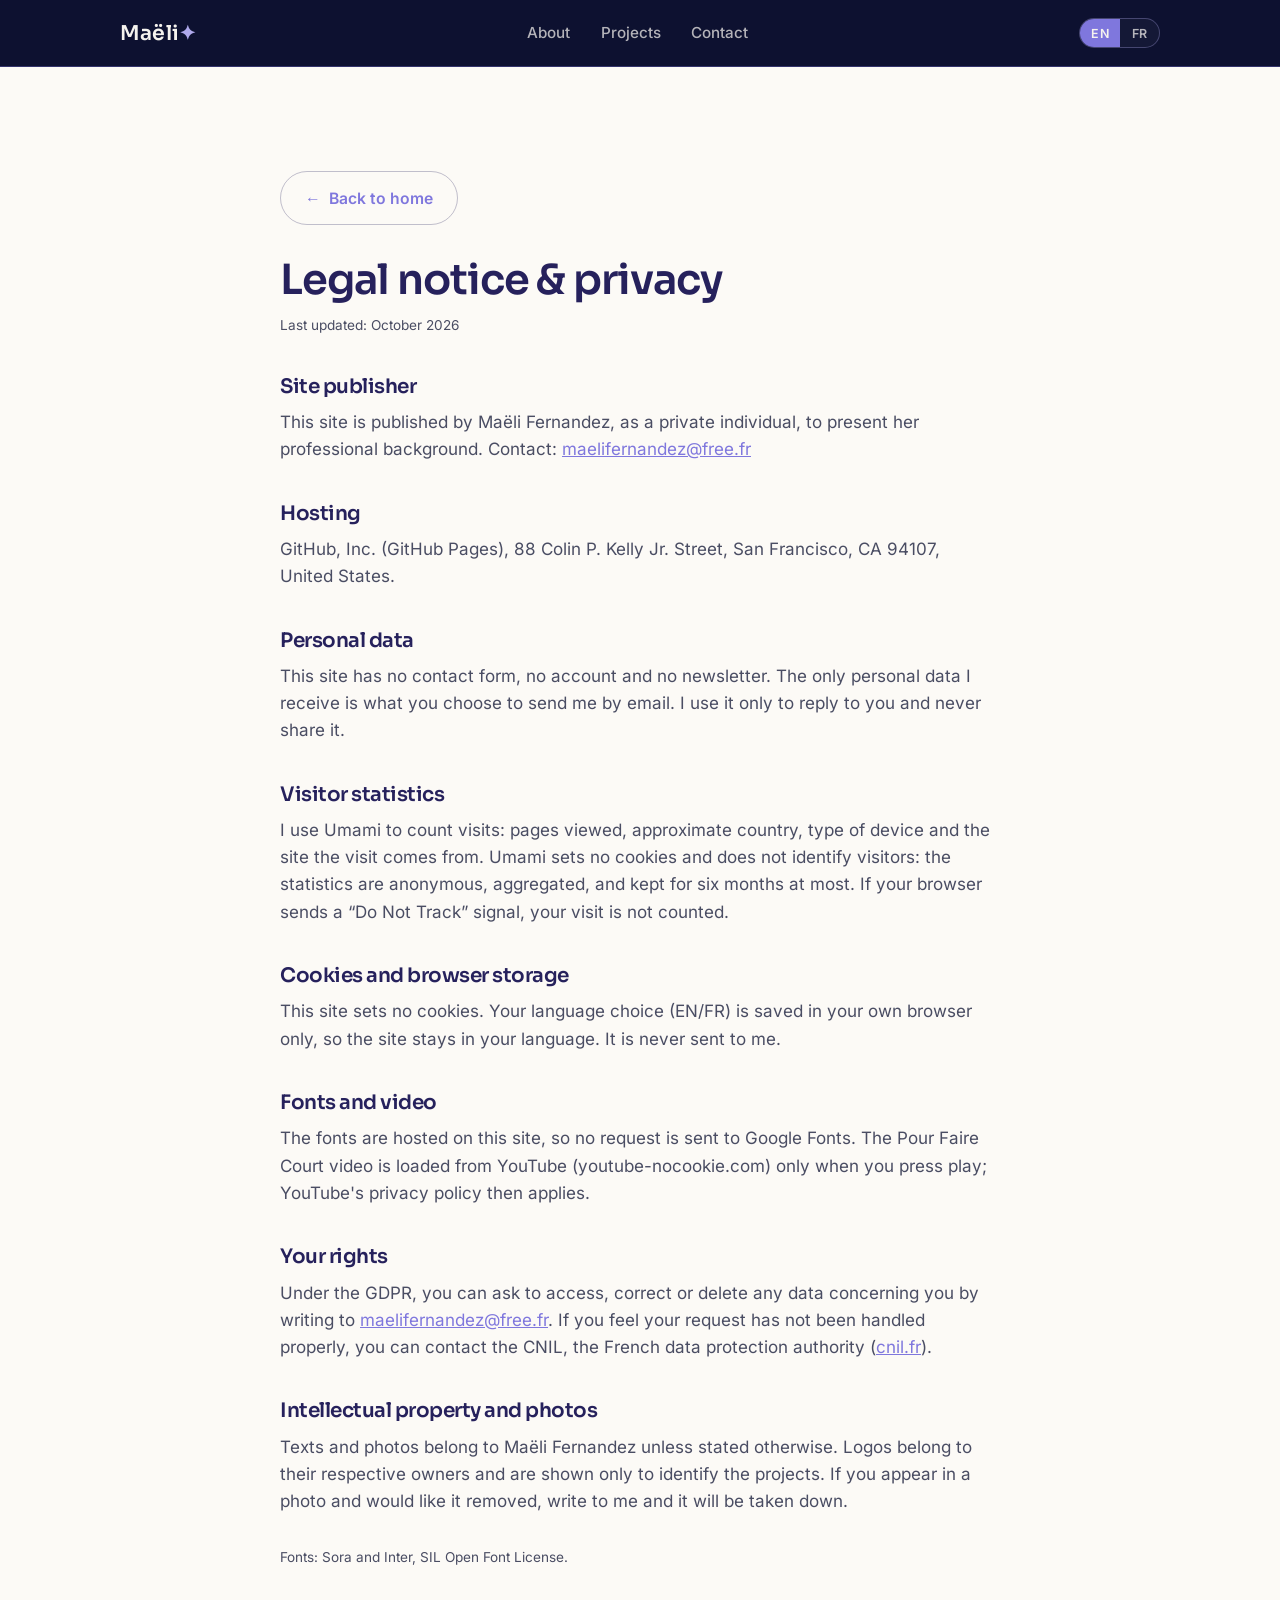
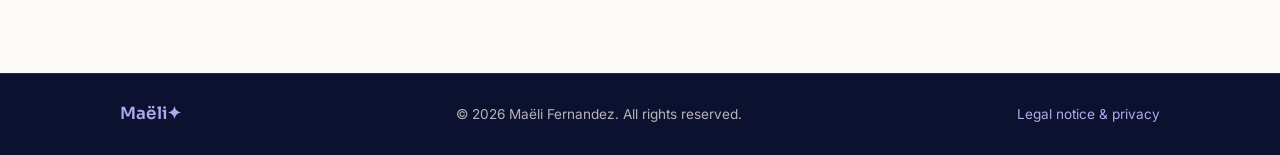
<file: mentions-legales.html>
<!DOCTYPE html>
<html lang="en" data-title-key="__legal_title" data-path-prefix="">
<head>
  <meta charset="UTF-8" />
  <meta name="viewport" content="width=device-width, initial-scale=1.0" />
  <title>Legal notice &amp; privacy | Maëli Fernandez</title>
  <meta name="description" content="Legal notice and privacy policy of maelifernandez.com." />
  <meta name="robots" content="noindex" />
  <link rel="canonical" href="https://maelifernandez.com/mentions-legales.html" />
  <link rel="icon" href="assets/favicon.svg" type="image/svg+xml" />

  <!-- Fonts: hosted on this site (no Google Fonts call) -->
  <link rel="preload" href="assets/fonts/sora-latin-wght-normal.woff2" as="font" type="font/woff2" crossorigin />
  <link rel="preload" href="assets/fonts/inter-latin-wght-normal.woff2" as="font" type="font/woff2" crossorigin />

  <!-- Visitor statistics: Umami (anonymous, no cookies). Counts only on maelifernandez.com -->
  <script defer src="https://cloud.umami.is/script.js" data-website-id="1710d899-1cf3-4249-9c58-daa18b0823d8" data-domains="maelifernandez.com,www.maelifernandez.com" data-do-not-track="true"></script>

  <link rel="stylesheet" href="css/style.css" />
  <script>document.documentElement.classList.add("js");</script>
</head>
<body>
  <header class="nav">
    <div class="wrap nav__inner">
      <a class="brand" href="index.html">Maëli<span class="star">✦</span></a>
      <nav class="nav__links" aria-label="Primary">
        <a href="index.html#about" data-i18n="nav.about">About</a>
        <a href="index.html#projects" data-i18n="nav.projects">Projects</a>
        <a href="index.html#contact" data-i18n="nav.contact">Contact</a>
      </nav>
      <div class="nav__right">
        <div class="lang" role="group" data-i18n-attr="aria-label:lang.aria" aria-label="Language">
          <button type="button" data-lang="en" aria-pressed="true">EN</button>
          <button type="button" data-lang="fr" aria-pressed="false">FR</button>
        </div>
      </div>
    </div>
  </header>

  <main class="section legal">
    <div class="wrap">
      <a class="btn btn--outline-dark" href="index.html"><span>←</span><span data-i18n="legal.back">Back to home</span></a>
      <h1 style="margin-top:2rem" data-i18n="legal.title">Legal notice &amp; privacy</h1>
      <p class="updated" data-i18n="legal.updated">Last updated: October 2026</p>

      <h2 data-i18n="legal.h.publisher">Site publisher</h2>
      <p data-i18n-html="legal.publisher.html">This site is published by Maëli Fernandez, as a private individual, to present her professional background. Contact: <a href="mailto:maelifernandez@free.fr">maelifernandez@free.fr</a></p>

      <h2 data-i18n="legal.h.host">Hosting</h2>
      <p data-i18n="legal.host">GitHub, Inc. (GitHub Pages), 88 Colin P. Kelly Jr. Street, San Francisco, CA 94107, United States.</p>

      <h2 data-i18n="legal.h.data">Personal data</h2>
      <p data-i18n="legal.data">This site has no contact form, no account and no newsletter. The only personal data I receive is what you choose to send me by email. I use it only to reply to you and never share it.</p>

      <h2 data-i18n="legal.h.stats">Visitor statistics</h2>
      <p data-i18n="legal.stats">I use Umami to count visits: pages viewed, approximate country, type of device and the site the visit comes from. Umami sets no cookies and does not identify visitors: the statistics are anonymous, aggregated, and kept for six months at most. If your browser sends a “Do Not Track” signal, your visit is not counted.</p>

      <h2 data-i18n="legal.h.cookies">Cookies and browser storage</h2>
      <p data-i18n="legal.cookies">This site sets no cookies. Your language choice (EN/FR) is saved in your own browser only, so the site stays in your language. It is never sent to me.</p>

      <h2 data-i18n="legal.h.third">Fonts and video</h2>
      <p data-i18n="legal.third">The fonts are hosted on this site, so no request is sent to Google Fonts. The Pour Faire Court video is loaded from YouTube (youtube-nocookie.com) only when you press play; YouTube's privacy policy then applies.</p>

      <h2 data-i18n="legal.h.rights">Your rights</h2>
      <p data-i18n-html="legal.rights.html">Under the GDPR, you can ask to access, correct or delete any data concerning you by writing to <a href="mailto:maelifernandez@free.fr">maelifernandez@free.fr</a>. If you feel your request has not been handled properly, you can contact the CNIL, the French data protection authority (<a href="https://www.cnil.fr" target="_blank" rel="noopener">cnil.fr</a>).</p>

      <h2 data-i18n="legal.h.ip">Intellectual property and photos</h2>
      <p data-i18n="legal.ip">Texts and photos belong to Maëli Fernandez unless stated otherwise. Logos belong to their respective owners and are shown only to identify the projects. If you appear in a photo and would like it removed, write to me and it will be taken down.</p>
      <p class="updated" style="margin-top:2rem" data-i18n="legal.credits">Fonts: Sora and Inter, SIL Open Font License.</p>
    </div>
  </main>

  <footer class="footer">
    <div class="wrap footer__inner">
      <a class="brand" href="index.html">Maëli<span class="star">✦</span></a>
      <span data-i18n="footer.copy">© 2026 Maëli Fernandez. All rights reserved.</span>
      <a href="mentions-legales.html" data-i18n="footer.legal">Legal notice &amp; privacy</a>
    </div>
  </footer>

  <script src="js/i18n.js"></script>
  <script src="js/main.js"></script>
</body>
</html>
</file>
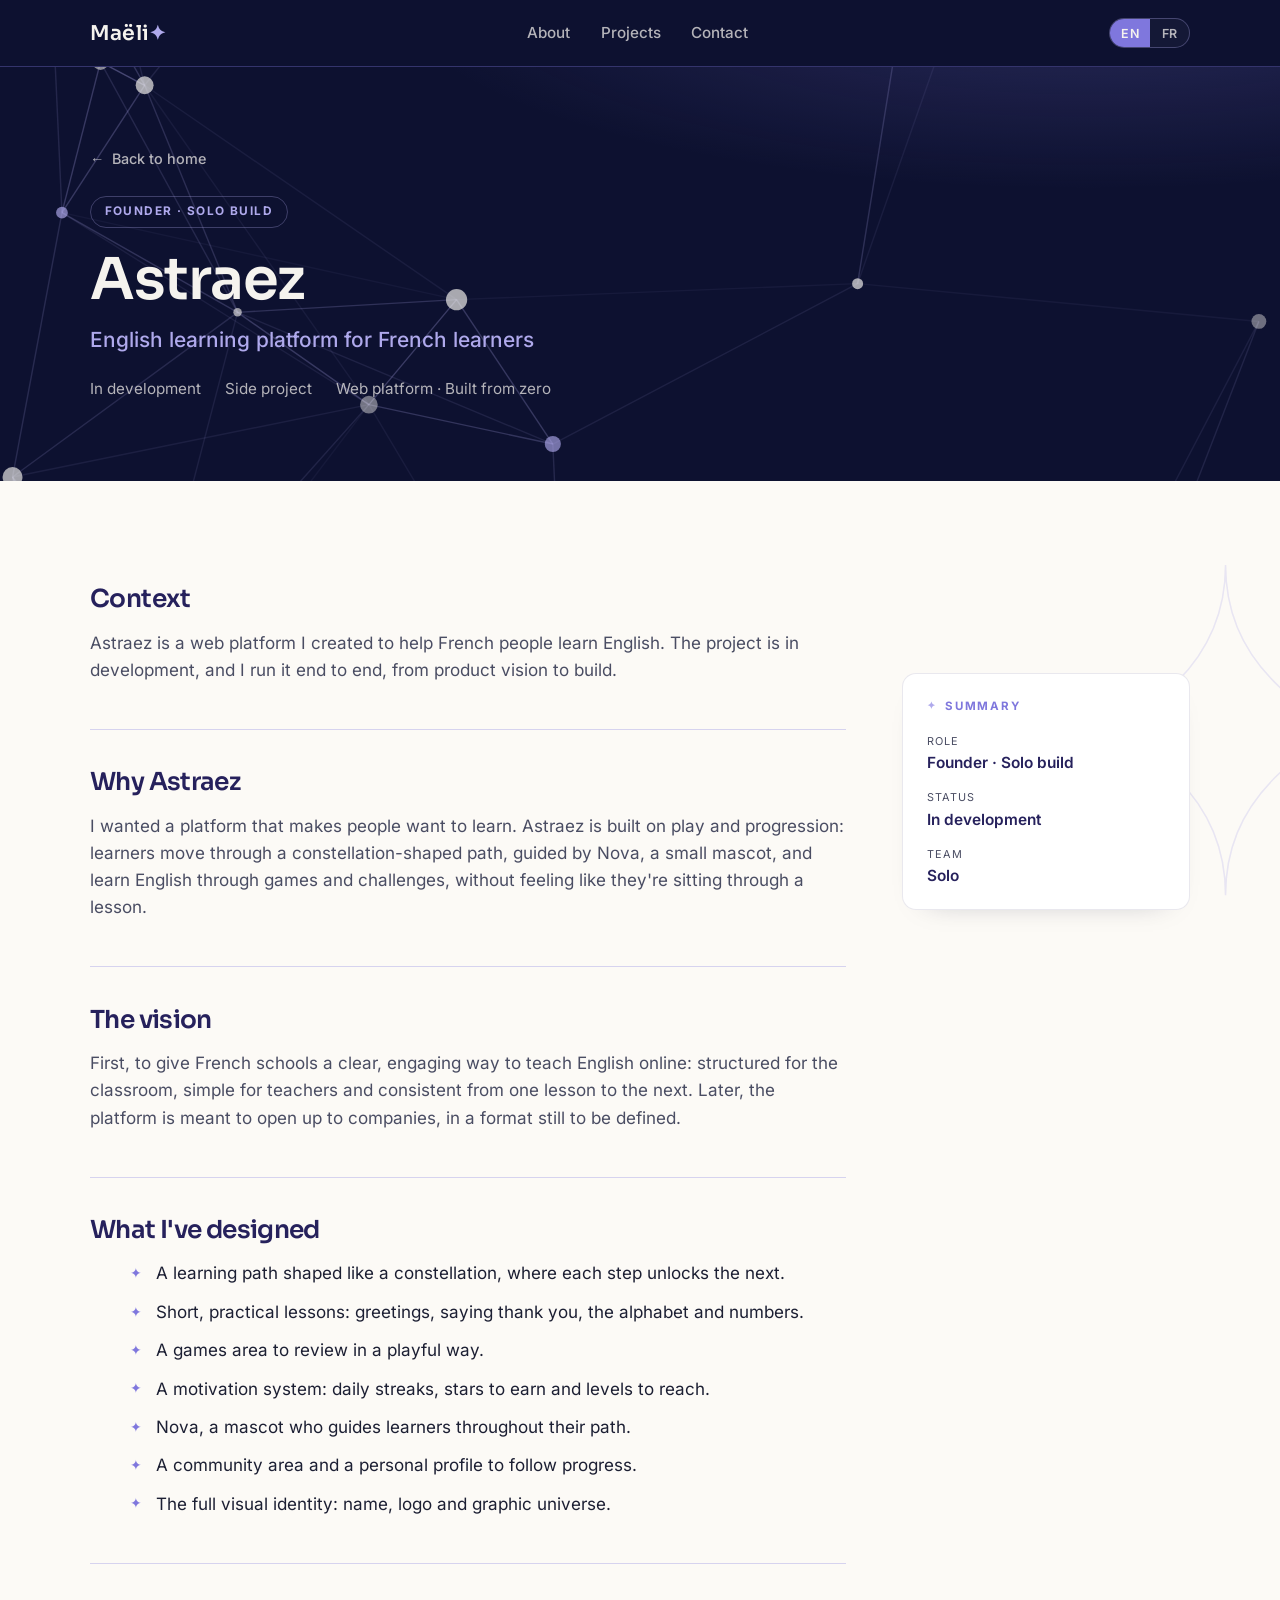
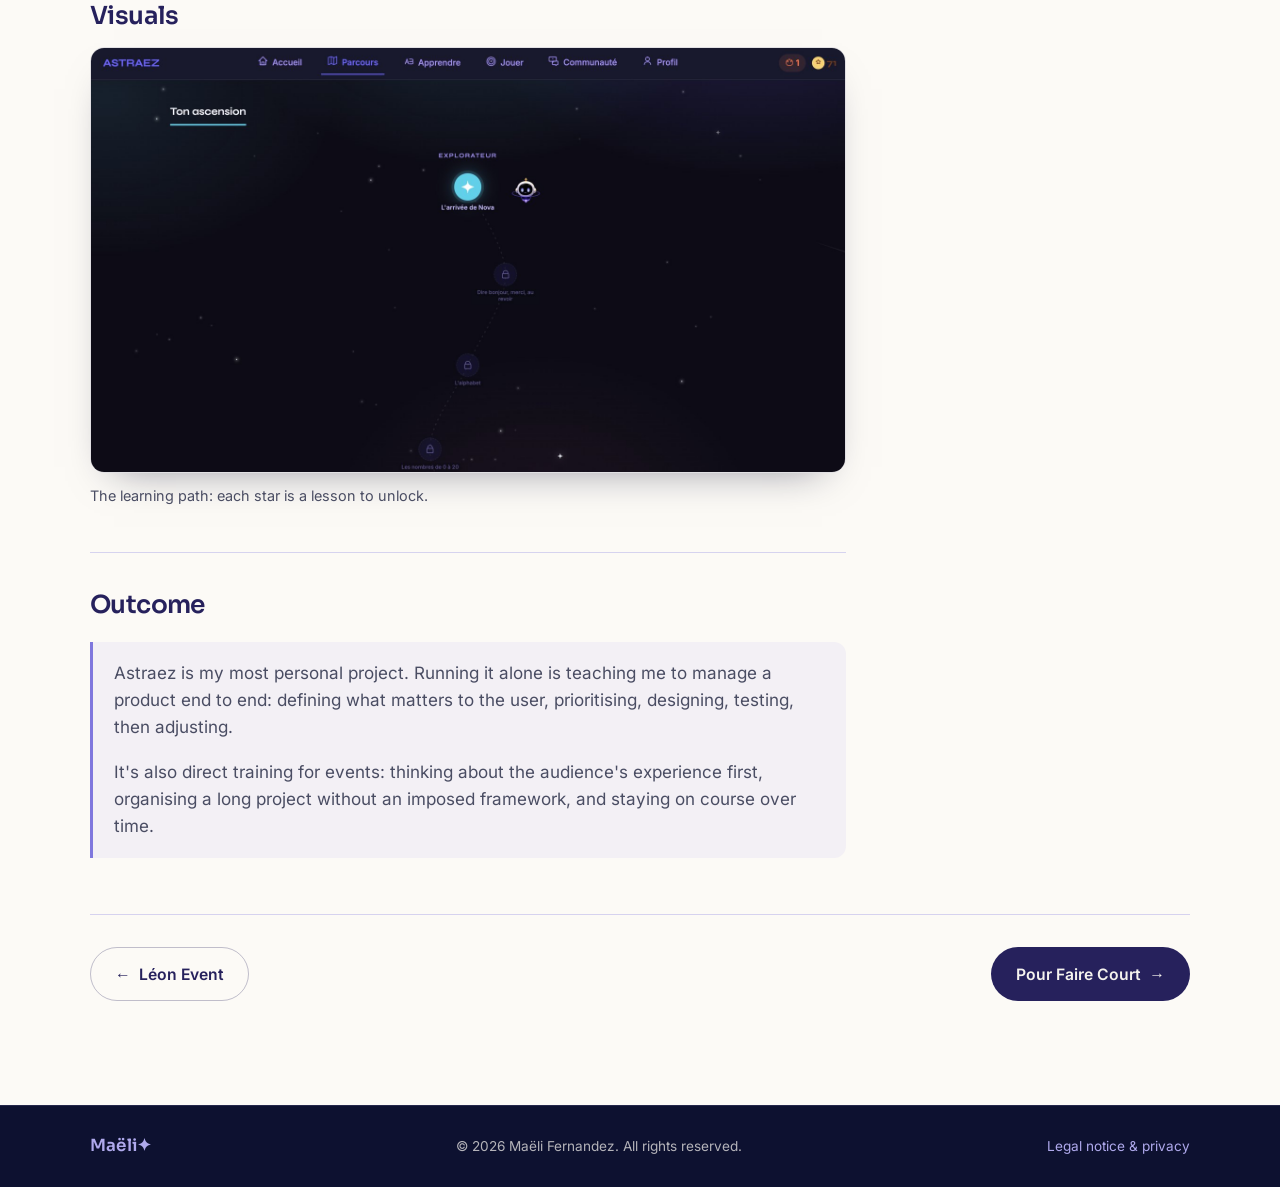
<file: projects/astraez.html>
<!DOCTYPE html>
<html lang="en" data-title-key="__astra_title" data-path-prefix="../">
<head>
  <meta charset="UTF-8" />
  <meta name="viewport" content="width=device-width, initial-scale=1.0" />
  <title>Astraez | Maëli Fernandez</title>
  <meta name="description" content="Astraez, an English learning platform for French learners built around games and progression, designed and built from scratch by Maëli Fernandez." />
  <link rel="canonical" href="https://maelifernandez.com/projects/astraez.html" />
  <meta property="og:type" content="article" />
  <meta property="og:url" content="https://maelifernandez.com/projects/astraez.html" />
  <meta property="og:title" content="Astraez | Maëli Fernandez" />
  <meta property="og:description" content="An English learning platform for French learners, built around games and progression." />
  <meta property="og:image" content="https://maelifernandez.com/assets/og-image.png" />
  <link rel="icon" href="../assets/favicon.svg" type="image/svg+xml" />
  <!-- Fonts: hosted on this site (no Google Fonts call) -->
  <link rel="preload" href="../assets/fonts/sora-latin-wght-normal.woff2" as="font" type="font/woff2" crossorigin />
  <link rel="preload" href="../assets/fonts/inter-latin-wght-normal.woff2" as="font" type="font/woff2" crossorigin />

  <!-- Visitor statistics: Umami (anonymous, no cookies). Counts only on maelifernandez.com -->
  <script defer src="https://cloud.umami.is/script.js" data-website-id="1710d899-1cf3-4249-9c58-daa18b0823d8" data-domains="maelifernandez.com,www.maelifernandez.com" data-do-not-track="true"></script>
  <link rel="stylesheet" href="../css/style.css" />
  <script>document.documentElement.classList.add("js");</script>
</head>
<body class="page-project">
  <header class="nav">
    <div class="wrap nav__inner">
      <a class="brand" href="../index.html">Maëli<span class="star">✦</span></a>
      <nav class="nav__links" aria-label="Primary">
        <a href="../index.html#about" data-i18n="nav.about">About</a>
        <a href="../index.html#projects" data-i18n="nav.projects">Projects</a>
        <a href="../index.html#contact" data-i18n="nav.contact">Contact</a>
      </nav>
      <div class="nav__right">
        <div class="lang" role="group" data-i18n-attr="aria-label:lang.aria" aria-label="Language">
          <button type="button" data-lang="en" aria-pressed="true">EN</button>
          <button type="button" data-lang="fr" aria-pressed="false">FR</button>
        </div>
      </div>
    </div>
  </header>

  <main>
    <section class="proj-hero">
      <div class="js-constellations proj-hero__constellations" data-count="28" data-link="32"></div>
      <div class="wrap">
        <a class="back-link" href="../index.html#projects"><span>←</span><span data-i18n="astra.back">Back to home</span></a>
        <span class="role-tag" data-i18n="astra.role">Founder · Solo build</span>
        <h1 data-i18n="astra.title">Astraez</h1>
        <p class="proj-hero__sub" data-i18n="astra.subtitle">English learning platform for French learners</p>
        <div class="meta">
          <span data-i18n="astra.meta.when">In development</span>
          <span data-i18n="astra.meta.where">Side project</span>
          <span data-i18n="astra.meta.type">Web platform · Built from zero</span>
        </div>
      </div>
    </section>

    <section class="section proj-body">
      <div class="wrap proj-layout">
        <aside class="proj-aside reveal">
          <div class="recap">
            <p class="recap__title" data-i18n="aside.heading">Summary</p>
            <dl>
              <div class="recap__row"><dt data-i18n="aside.role">Role</dt><dd data-i18n="astra.role">Founder · Solo build</dd></div>
              <div class="recap__row"><dt data-i18n="aside.status">Status</dt><dd data-i18n="astra.meta.when">In development</dd></div>
              <div class="recap__row"><dt data-i18n="aside.team">Team</dt><dd data-i18n="astra.aside.team">Solo</dd></div>
            </dl>
          </div>
        </aside>
        <div class="proj-main">
          <div class="reveal">
            <h2 data-i18n="astra.h.context">Context</h2>
            <p data-i18n="astra.context">Astraez is a web platform I created to help French people learn English. The project is in development, and I run it end to end, from product vision to build.</p>
          </div>

          <div class="reveal">
            <h2 data-i18n="astra.h.why">Why Astraez</h2>
            <p data-i18n="astra.why">I wanted a platform that makes people want to learn. Astraez is built on play and progression: learners move through a constellation-shaped path, guided by Nova, a small mascot, and learn English through games and challenges, without feeling like they're sitting through a lesson.</p>
          </div>

          <div class="reveal">
            <h2 data-i18n="astra.h.vision">The vision</h2>
            <p data-i18n="astra.vision">First, to give French schools a clear, engaging way to teach English online: structured for the classroom, simple for teachers and consistent from one lesson to the next. Later, the platform is meant to open up to companies, in a format still to be defined.</p>
          </div>

          <div class="reveal">
            <h2 data-i18n="astra.h.did">What I've designed</h2>
            <ul>
              <li data-i18n="astra.did.1">A learning path shaped like a constellation, where each step unlocks the next.</li>
              <li data-i18n="astra.did.2">Short, practical lessons: greetings, saying thank you, the alphabet and numbers.</li>
              <li data-i18n="astra.did.3">A games area to review in a playful way.</li>
              <li data-i18n="astra.did.4">A motivation system: daily streaks, stars to earn and levels to reach.</li>
              <li data-i18n="astra.did.5">Nova, a mascot who guides learners throughout their path.</li>
              <li data-i18n="astra.did.6">A community area and a personal profile to follow progress.</li>
              <li data-i18n="astra.did.7">The full visual identity: name, logo and graphic universe.</li>
            </ul>
          </div>


          <div class="reveal">
            <h2 data-i18n="astra.h.visuals">Visuals</h2>
            <figure class="astra-shot">
              <img src="../assets/img/astraez-parcours.jpg" alt="Astraez learning path screen" width="1600" height="900" loading="lazy" decoding="async" />
              <figcaption data-i18n="astra.shot.caption">The learning path: each star is a lesson to unlock.</figcaption>
            </figure>
          </div>

          <div class="reveal">
            <h2 data-i18n="astra.h.takeaway">Outcome</h2>
            <div class="callout"><p data-i18n="astra.takeaway">Astraez is my most personal project. Running it alone is teaching me to manage a product end to end: defining what matters to the user, prioritising, designing, testing, then adjusting.</p>
              <p data-i18n="astra.takeaway2">It's also direct training for events: thinking about the audience's experience first, organising a long project without an imposed framework, and staying on course over time.</p>
            </div>
          </div>

        </div>
      </div>
      <div class="wrap">
      <div class="proj-nav">
        <a class="btn btn--outline-dark" href="leon-event.html"><span>←</span><span data-i18n="p2.title">Léon Event</span></a>
        <a class="btn btn--dark" href="pour-faire-court.html"><span data-i18n="p1.title">Pour Faire Court</span><span>→</span></a>
      </div>
      </div>
    </section>
  </main>

  <footer class="footer">
    <div class="wrap footer__inner">
      <a class="brand" href="../index.html">Maëli<span class="star">✦</span></a>
      <span data-i18n="footer.copy">© 2026 Maëli Fernandez. All rights reserved.</span>
      <a href="../mentions-legales.html" data-i18n="footer.legal">Legal notice &amp; privacy</a>
    </div>
  </footer>

  <script src="../js/i18n.js"></script>
  <script src="../js/main.js"></script>
</body>
</html>
</file>
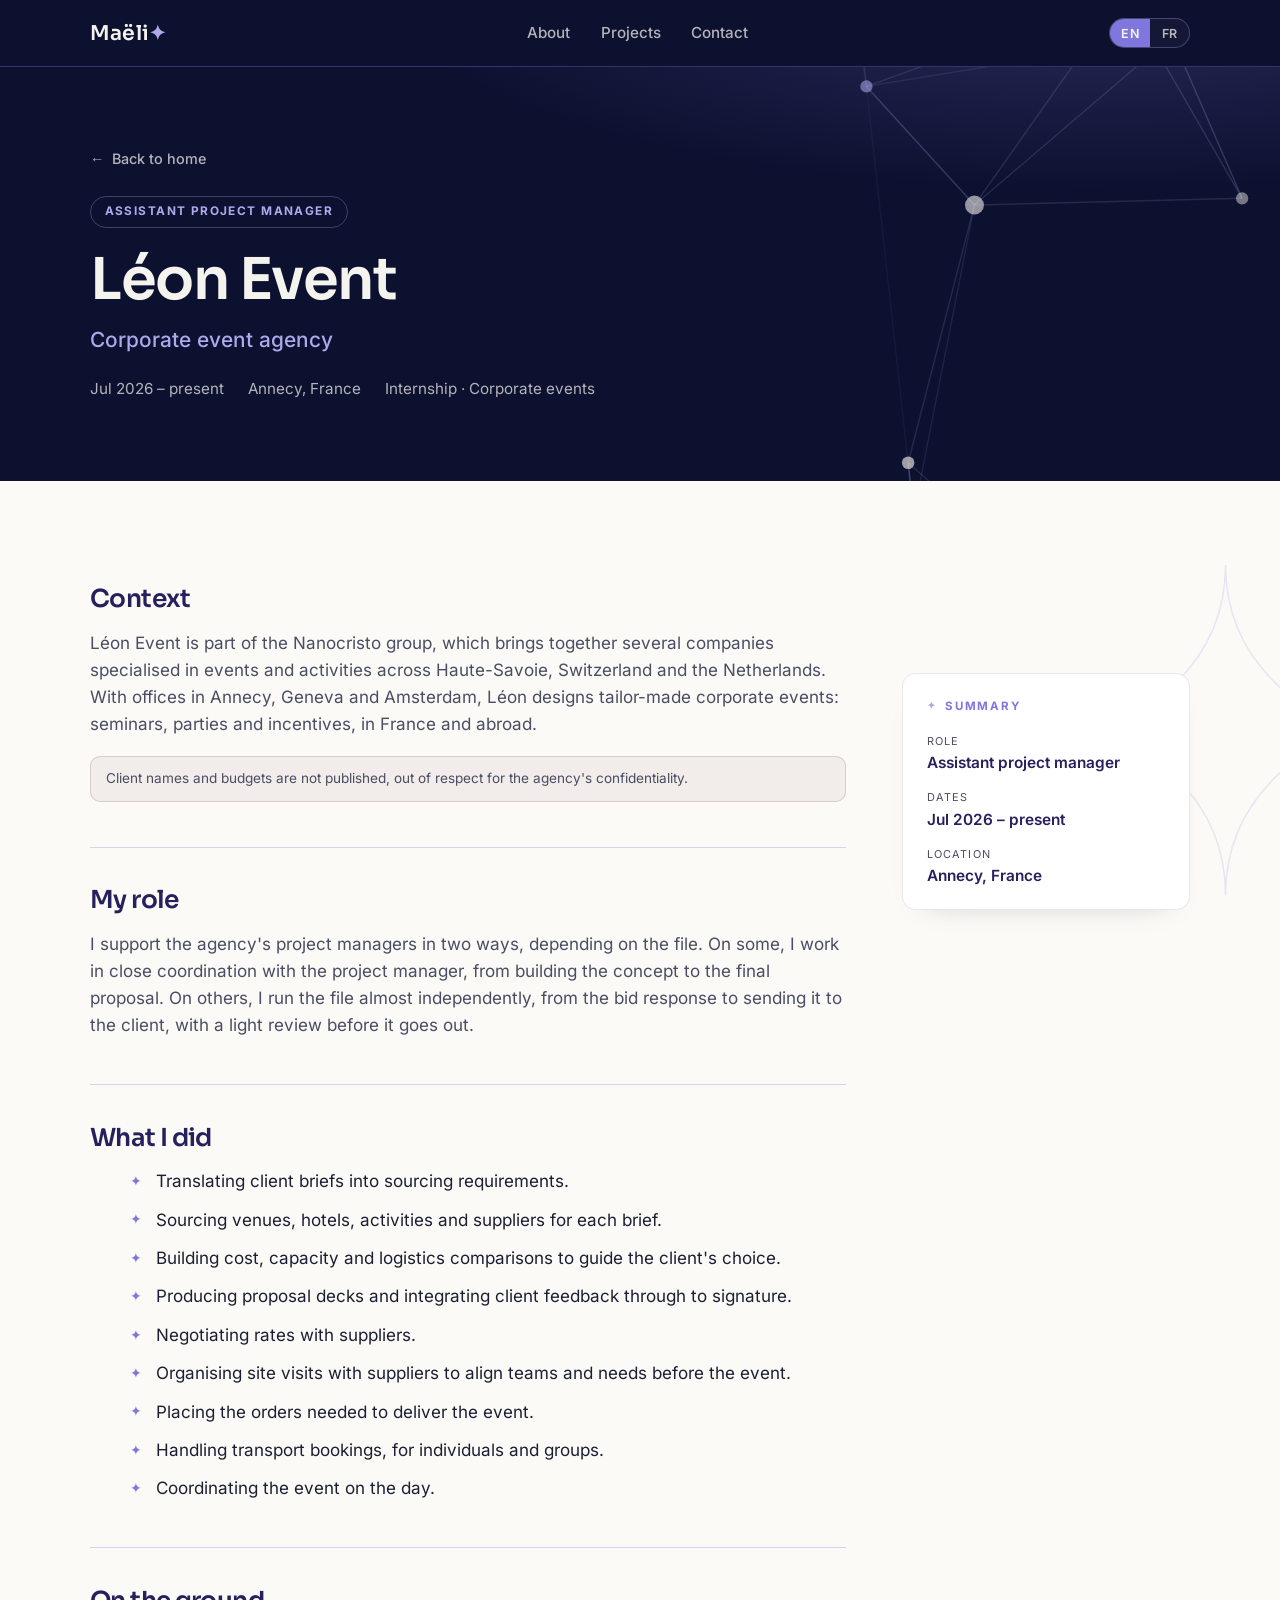
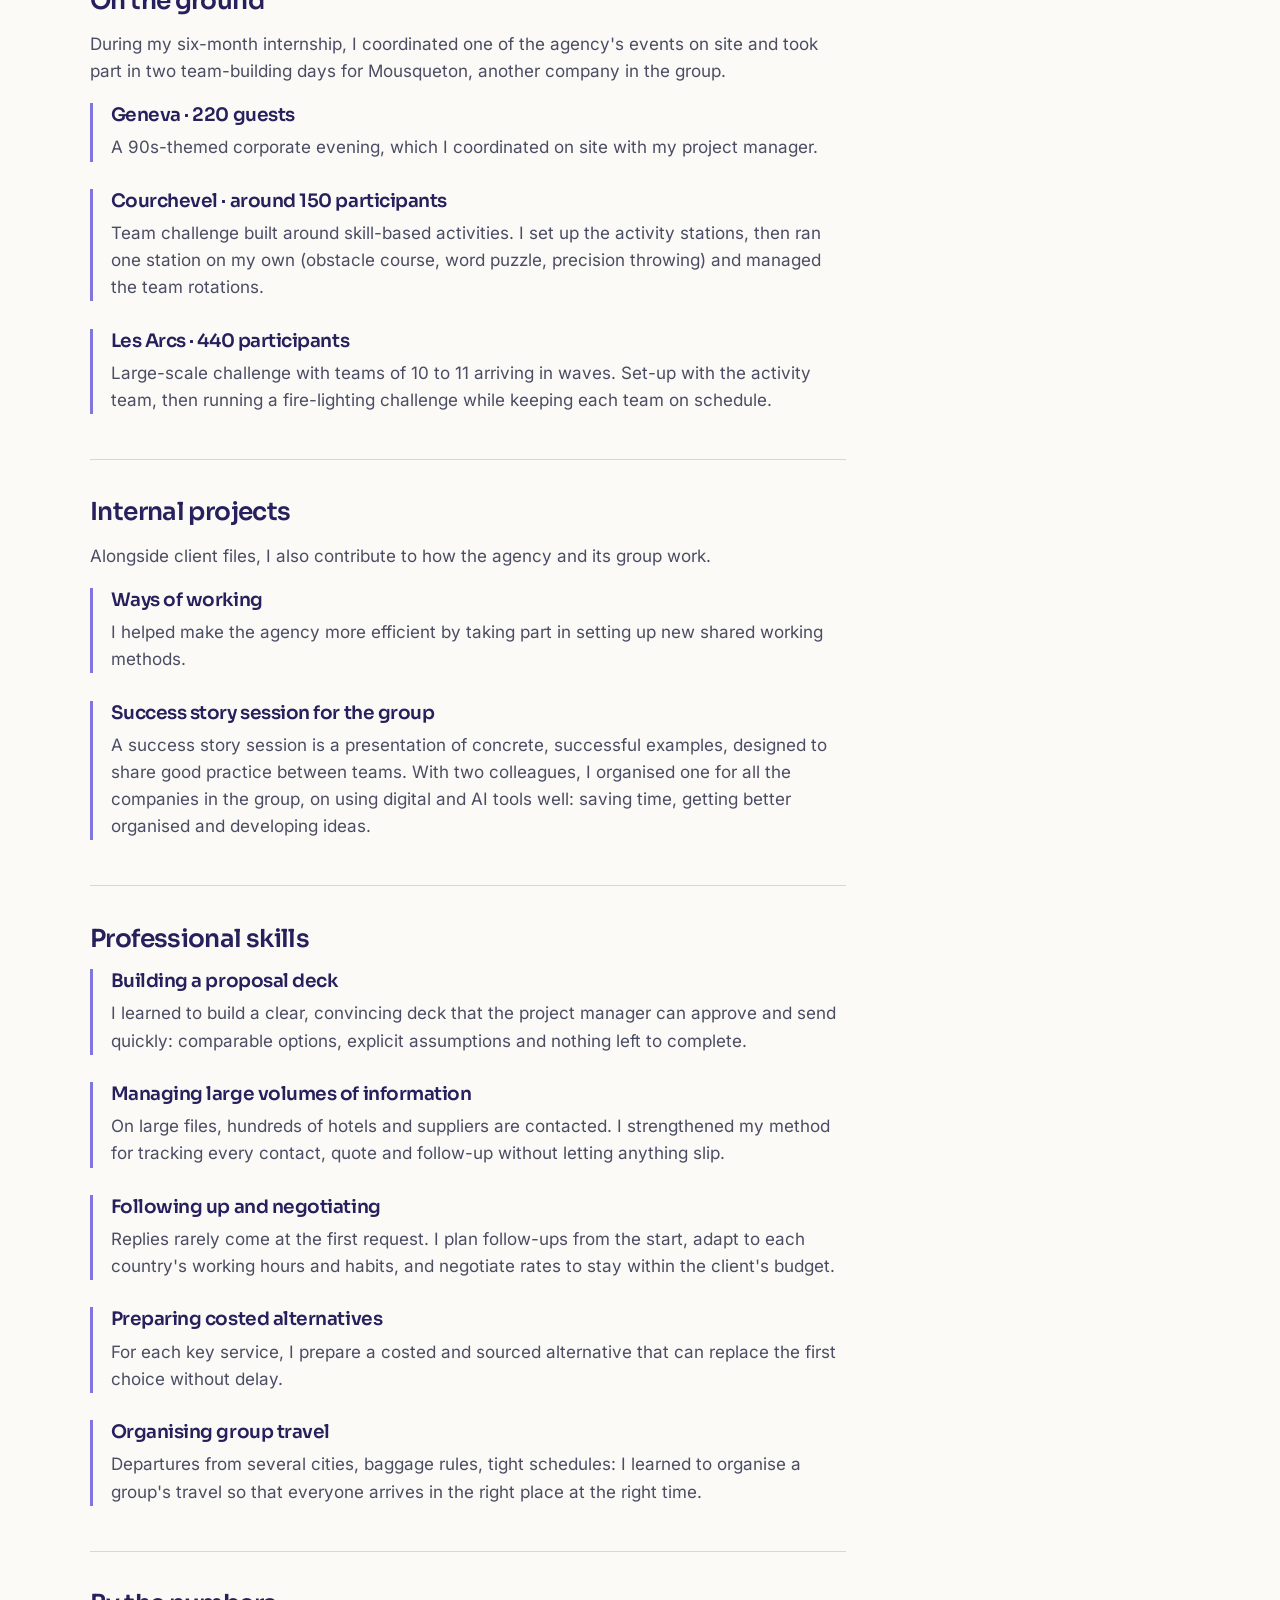
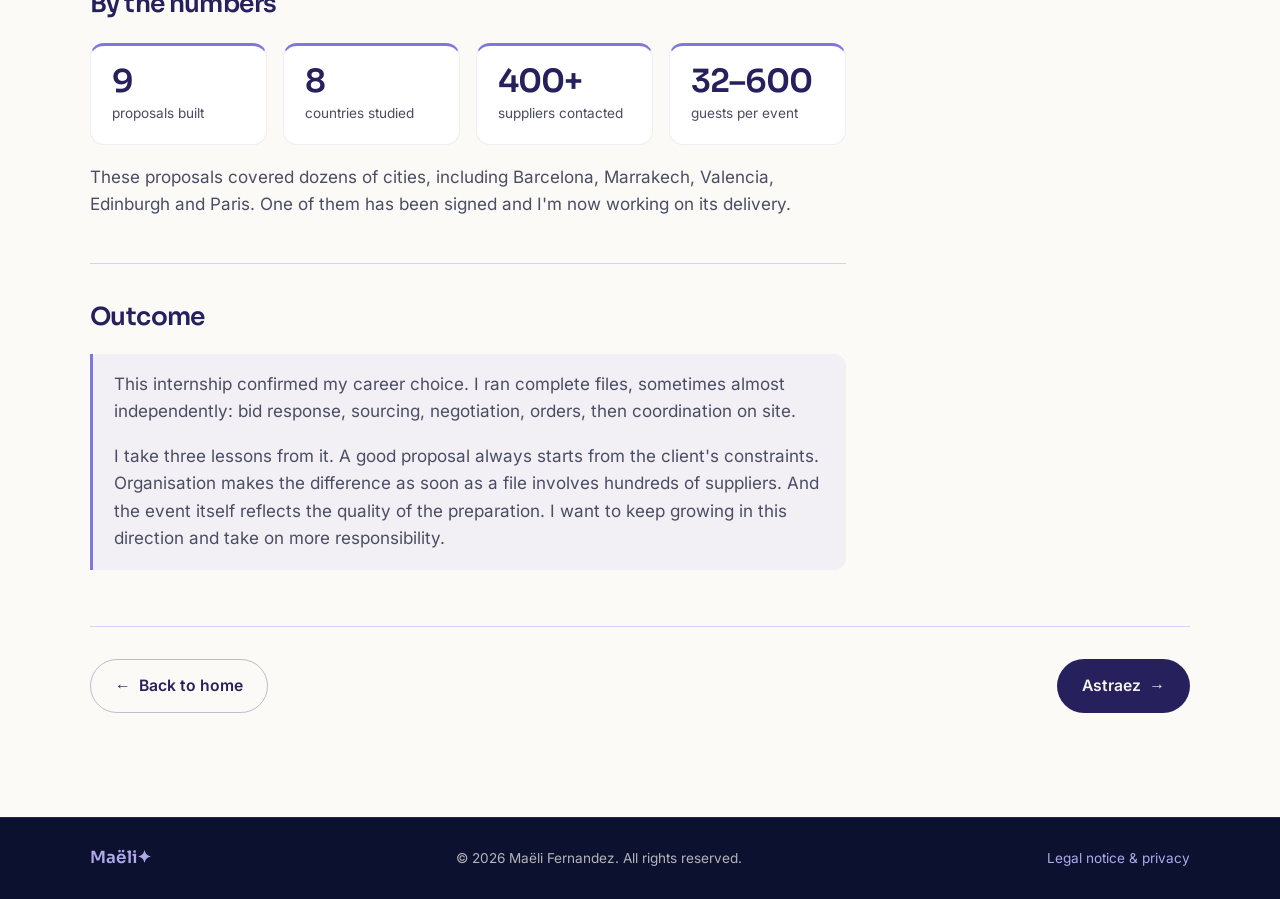
<file: projects/leon-event.html>
<!DOCTYPE html>
<html lang="en" data-title-key="__leon_title" data-path-prefix="../">
<head>
  <meta charset="UTF-8" />
  <meta name="viewport" content="width=device-width, initial-scale=1.0" />
  <title>Léon Event | Maëli Fernandez</title>
  <meta name="description" content="Léon Event corporate agency internship as assistant project manager. Client brief to signed proposal: sourcing, cost comparisons and proposal decks." />
  <link rel="canonical" href="https://maelifernandez.com/projects/leon-event.html" />
  <meta property="og:type" content="article" />
  <meta property="og:url" content="https://maelifernandez.com/projects/leon-event.html" />
  <meta property="og:title" content="Léon Event | Maëli Fernandez" />
  <meta property="og:description" content="Corporate events from client brief to signed proposal: sourcing, cost comparisons and proposal decks." />
  <meta property="og:image" content="https://maelifernandez.com/assets/og-image.png" />
  <link rel="icon" href="../assets/favicon.svg" type="image/svg+xml" />
  <!-- Fonts: hosted on this site (no Google Fonts call) -->
  <link rel="preload" href="../assets/fonts/sora-latin-wght-normal.woff2" as="font" type="font/woff2" crossorigin />
  <link rel="preload" href="../assets/fonts/inter-latin-wght-normal.woff2" as="font" type="font/woff2" crossorigin />

  <!-- Visitor statistics: Umami (anonymous, no cookies). Counts only on maelifernandez.com -->
  <script defer src="https://cloud.umami.is/script.js" data-website-id="1710d899-1cf3-4249-9c58-daa18b0823d8" data-domains="maelifernandez.com,www.maelifernandez.com" data-do-not-track="true"></script>
  <link rel="stylesheet" href="../css/style.css" />
  <script>document.documentElement.classList.add("js");</script>
</head>
<body class="page-project">
  <header class="nav">
    <div class="wrap nav__inner">
      <a class="brand" href="../index.html">Maëli<span class="star">✦</span></a>
      <nav class="nav__links" aria-label="Primary">
        <a href="../index.html#about" data-i18n="nav.about">About</a>
        <a href="../index.html#projects" data-i18n="nav.projects">Projects</a>
        <a href="../index.html#contact" data-i18n="nav.contact">Contact</a>
      </nav>
      <div class="nav__right">
        <div class="lang" role="group" data-i18n-attr="aria-label:lang.aria" aria-label="Language">
          <button type="button" data-lang="en" aria-pressed="true">EN</button>
          <button type="button" data-lang="fr" aria-pressed="false">FR</button>
        </div>
      </div>
    </div>
  </header>

  <main>
    <section class="proj-hero">
      <div class="js-constellations proj-hero__constellations" data-count="24" data-link="30"></div>
      <div class="wrap">
        <a class="back-link" href="../index.html#projects"><span>←</span><span data-i18n="leon.back">Back to home</span></a>
        <span class="role-tag" data-i18n="leon.role">Assistant project manager</span>
        <h1 data-i18n="leon.title">Léon Event</h1>
        <p class="proj-hero__sub" data-i18n="leon.subtitle">Corporate event agency</p>
        <div class="meta">
          <span data-i18n="leon.meta.when">Jul 2026 – present</span>
          <span data-i18n="leon.meta.where">Annecy, France</span>
          <span data-i18n="leon.meta.type">Internship · Corporate events</span>
        </div>
      </div>
    </section>

    <section class="section proj-body">
      <div class="wrap proj-layout">
        <aside class="proj-aside reveal">
          <div class="recap">
            <p class="recap__title" data-i18n="aside.heading">Summary</p>
            <dl>
              <div class="recap__row"><dt data-i18n="aside.role">Role</dt><dd data-i18n="leon.role">Assistant project manager</dd></div>
              <div class="recap__row"><dt data-i18n="aside.dates">Dates</dt><dd data-i18n="leon.meta.when">Jul 2026 – present</dd></div>
              <div class="recap__row"><dt data-i18n="aside.location">Location</dt><dd data-i18n="leon.meta.where">Annecy, France</dd></div>
            </dl>
          </div>
        </aside>
        <div class="proj-main">
          <div class="reveal">
            <h2 data-i18n="leon.h.context">Context</h2>
            <p data-i18n="leon.context">Léon Event is part of the Nanocristo group, which brings together several companies specialised in events and activities across Haute-Savoie, Switzerland and the Netherlands. With offices in Annecy, Geneva and Amsterdam, Léon designs tailor-made corporate events: seminars, parties and incentives, in France and abroad.</p>
            <p class="note-conf" data-i18n="leon.note.conf">Client names and budgets are not published, out of respect for the agency's confidentiality.</p>
          </div>

          <div class="reveal">
            <h2 data-i18n="leon.h.role">My role</h2>
            <p data-i18n="leon.role.body">I support the agency's project managers in two ways, depending on the file. On some, I work in close coordination with the project manager, from building the concept to the final proposal. On others, I run the file almost independently, from the bid response to sending it to the client, with a light review before it goes out.</p>
          </div>

          <div class="reveal">
            <h2 data-i18n="leon.h.did">What I did</h2>
            <ul>
              <li data-i18n="leon.did.1">Translating client briefs into sourcing requirements.</li>
              <li data-i18n="leon.did.2">Sourcing venues, hotels, activities and suppliers for each brief.</li>
              <li data-i18n="leon.did.3">Building cost, capacity and logistics comparisons to guide the client's choice.</li>
              <li data-i18n="leon.did.4">Producing proposal decks and integrating client feedback through to signature.</li>
              <li data-i18n="leon.did.5">Negotiating rates with suppliers.</li>
              <li data-i18n="leon.did.6">Organising site visits with suppliers to align teams and needs before the event.</li>
              <li data-i18n="leon.did.7">Placing the orders needed to deliver the event.</li>
              <li data-i18n="leon.did.8">Handling transport bookings, for individuals and groups.</li>
              <li data-i18n="leon.did.9">Coordinating the event on the day.</li>
            </ul>
          </div>

          <div class="reveal">
            <h2 data-i18n="leon.h.field">On the ground</h2>
            <p data-i18n="leon.field.body">During my six-month internship, I coordinated one of the agency's events on site and took part in two team-building days for Mousqueton, another company in the group.</p>
            <div class="hard">
              <div class="hard__item">
                <h3 data-i18n="leon.field.0.a">Geneva · 220 guests</h3>
                <p data-i18n="leon.field.0.b">A 90s-themed corporate evening, which I coordinated on site with my project manager.</p>
              </div>
              <div class="hard__item">
                <h3 data-i18n="leon.field.1.a">Courchevel · around 150 participants</h3>
                <p data-i18n="leon.field.1.b">Team challenge built around skill-based activities. I set up the activity stations, then ran one station on my own (obstacle course, word puzzle, precision throwing) and managed the team rotations.</p>
              </div>
              <div class="hard__item">
                <h3 data-i18n="leon.field.2.a">Les Arcs · 440 participants</h3>
                <p data-i18n="leon.field.2.b">Large-scale challenge with teams of 10 to 11 arriving in waves. Set-up with the activity team, then running a fire-lighting challenge while keeping each team on schedule.</p>
              </div>
            </div>
          </div>

          <div class="reveal">
            <h2 data-i18n="leon.h.internal">Internal projects</h2>
            <p data-i18n="leon.internal.body">Alongside client files, I also contribute to how the agency and its group work.</p>
            <div class="hard">
              <div class="hard__item">
                <h3 data-i18n="leon.internal.1.a">Ways of working</h3>
                <p data-i18n="leon.internal.1.b">I helped make the agency more efficient by taking part in setting up new shared working methods.</p>
              </div>
              <div class="hard__item">
                <h3 data-i18n="leon.internal.2.a">Success story session for the group</h3>
                <p data-i18n="leon.internal.2.b">A success story session is a presentation of concrete, successful examples, designed to share good practice between teams. With two colleagues, I organised one for all the companies in the group, on using digital and AI tools well: saving time, getting better organised and developing ideas.</p>
              </div>
            </div>
          </div>

          <div class="reveal">
            <h2 data-i18n="leon.h.learn">Professional skills</h2>
            <div class="hard">
              <div class="hard__item">
                <h3 data-i18n="leon.learn.1.a">Building a proposal deck</h3>
                <p data-i18n="leon.learn.1.b">I learned to build a clear, convincing deck that the project manager can approve and send quickly: comparable options, explicit assumptions and nothing left to complete.</p>
              </div>
              <div class="hard__item">
                <h3 data-i18n="leon.learn.2.a">Managing large volumes of information</h3>
                <p data-i18n="leon.learn.2.b">On large files, hundreds of hotels and suppliers are contacted. I strengthened my method for tracking every contact, quote and follow-up without letting anything slip.</p>
              </div>
              <div class="hard__item">
                <h3 data-i18n="leon.learn.3.a">Following up and negotiating</h3>
                <p data-i18n="leon.learn.3.b">Replies rarely come at the first request. I plan follow-ups from the start, adapt to each country's working hours and habits, and negotiate rates to stay within the client's budget.</p>
              </div>
              <div class="hard__item">
                <h3 data-i18n="leon.learn.4.a">Preparing costed alternatives</h3>
                <p data-i18n="leon.learn.4.b">For each key service, I prepare a costed and sourced alternative that can replace the first choice without delay.</p>
              </div>
              <div class="hard__item">
                <h3 data-i18n="leon.learn.5.a">Organising group travel</h3>
                <p data-i18n="leon.learn.5.b">Departures from several cities, baggage rules, tight schedules: I learned to organise a group's travel so that everyone arrives in the right place at the right time.</p>
              </div>
            </div>
          </div>

          <div class="reveal">
            <h2 data-i18n="leon.h.figures">By the numbers</h2>
            <div class="stats">
              <div class="stat"><div class="num" data-i18n="leon.fig.1.n">9</div><div class="lbl" data-i18n="leon.fig.1.l">proposals built</div></div>
              <div class="stat"><div class="num" data-i18n="leon.fig.2.n">8</div><div class="lbl" data-i18n="leon.fig.2.l">countries studied</div></div>
              <div class="stat"><div class="num" data-i18n="leon.fig.4.n">400+</div><div class="lbl" data-i18n="leon.fig.4.l">suppliers contacted</div></div>
              <div class="stat"><div class="num" data-i18n="leon.fig.5.n">32–600</div><div class="lbl" data-i18n="leon.fig.5.l">guests per event</div></div>
            </div>
            <p data-i18n="leon.figures.note" style="margin-top:1.2rem">These proposals covered dozens of cities, including Barcelona, Marrakech, Valencia, Edinburgh and Paris. One of them has been signed and I'm now working on its delivery.</p>
          </div>

          <div class="reveal">
            <h2 data-i18n="leon.h.takeaway">Outcome</h2>
            <div class="callout"><p data-i18n="leon.takeaway">This internship confirmed my career choice. I ran complete files, sometimes almost independently: bid response, sourcing, negotiation, orders, then coordination on site.</p>
              <p data-i18n="leon.takeaway2">I take three lessons from it. A good proposal always starts from the client's constraints. Organisation makes the difference as soon as a file involves hundreds of suppliers. And the event itself reflects the quality of the preparation. I want to keep growing in this direction and take on more responsibility.</p>
            </div>
          </div>

        </div>
      </div>
      <div class="wrap">
      <div class="proj-nav">
        <a class="btn btn--outline-dark" href="../index.html#projects"><span>←</span><span data-i18n="leon.back">Back to home</span></a>
        <a class="btn btn--dark" href="astraez.html"><span data-i18n="p3.title">Astraez</span><span>→</span></a>
      </div>
      </div>
    </section>
  </main>

  <footer class="footer">
    <div class="wrap footer__inner">
      <a class="brand" href="../index.html">Maëli<span class="star">✦</span></a>
      <span data-i18n="footer.copy">© 2026 Maëli Fernandez. All rights reserved.</span>
      <a href="../mentions-legales.html" data-i18n="footer.legal">Legal notice &amp; privacy</a>
    </div>
  </footer>

  <script src="../js/i18n.js"></script>
  <script src="../js/main.js"></script>
</body>
</html>
</file>
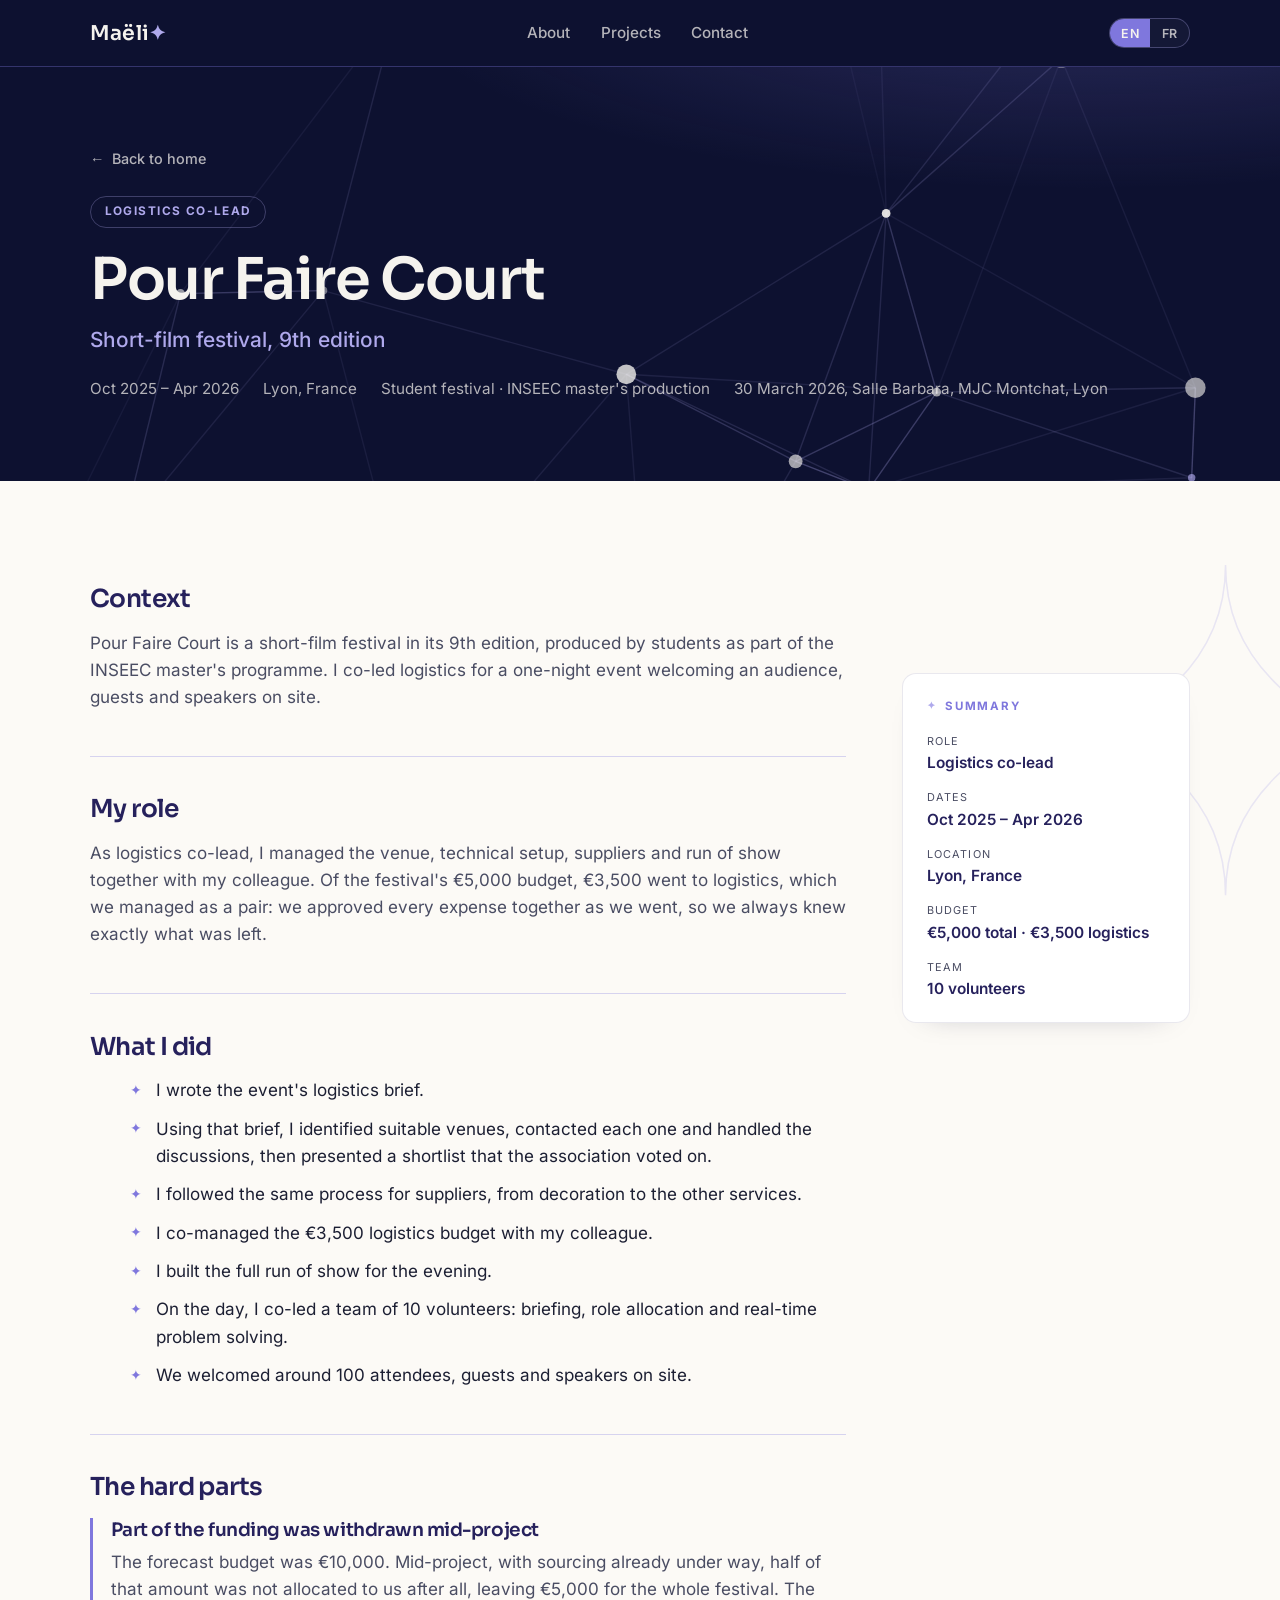
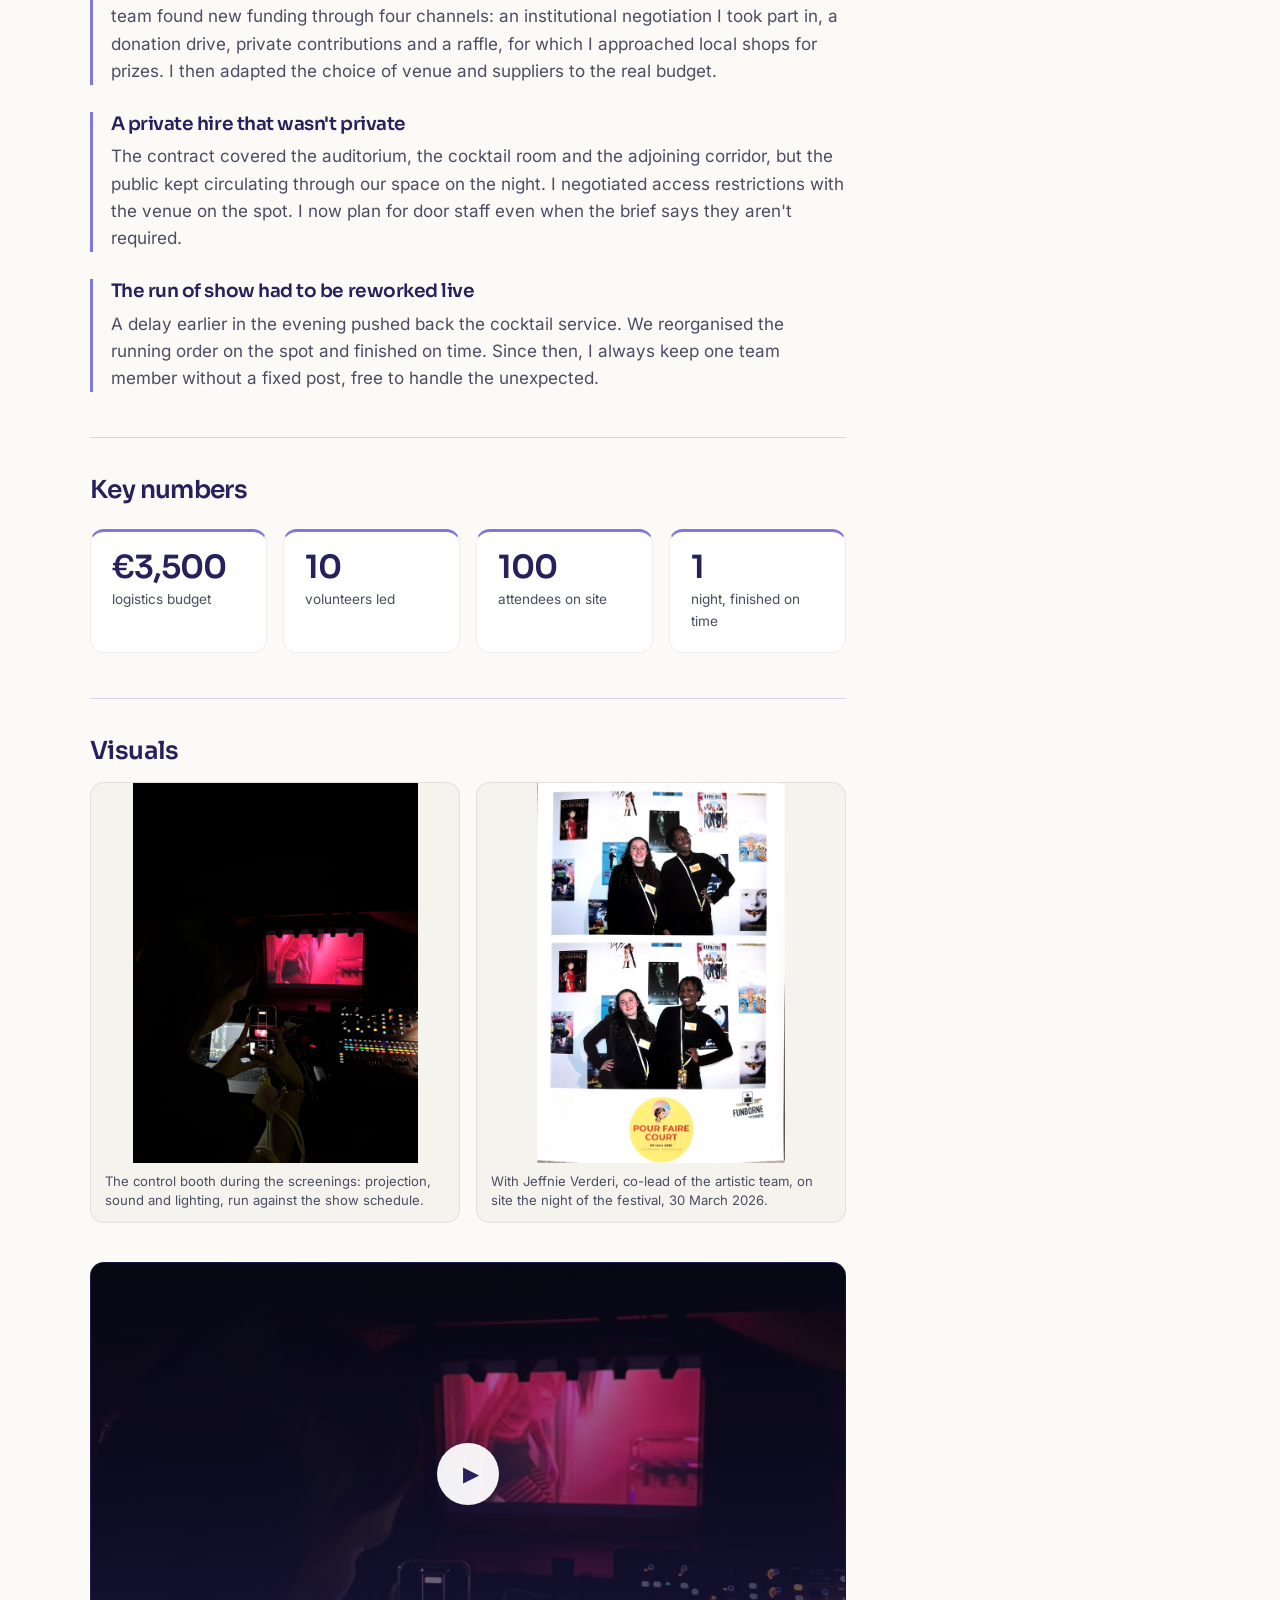
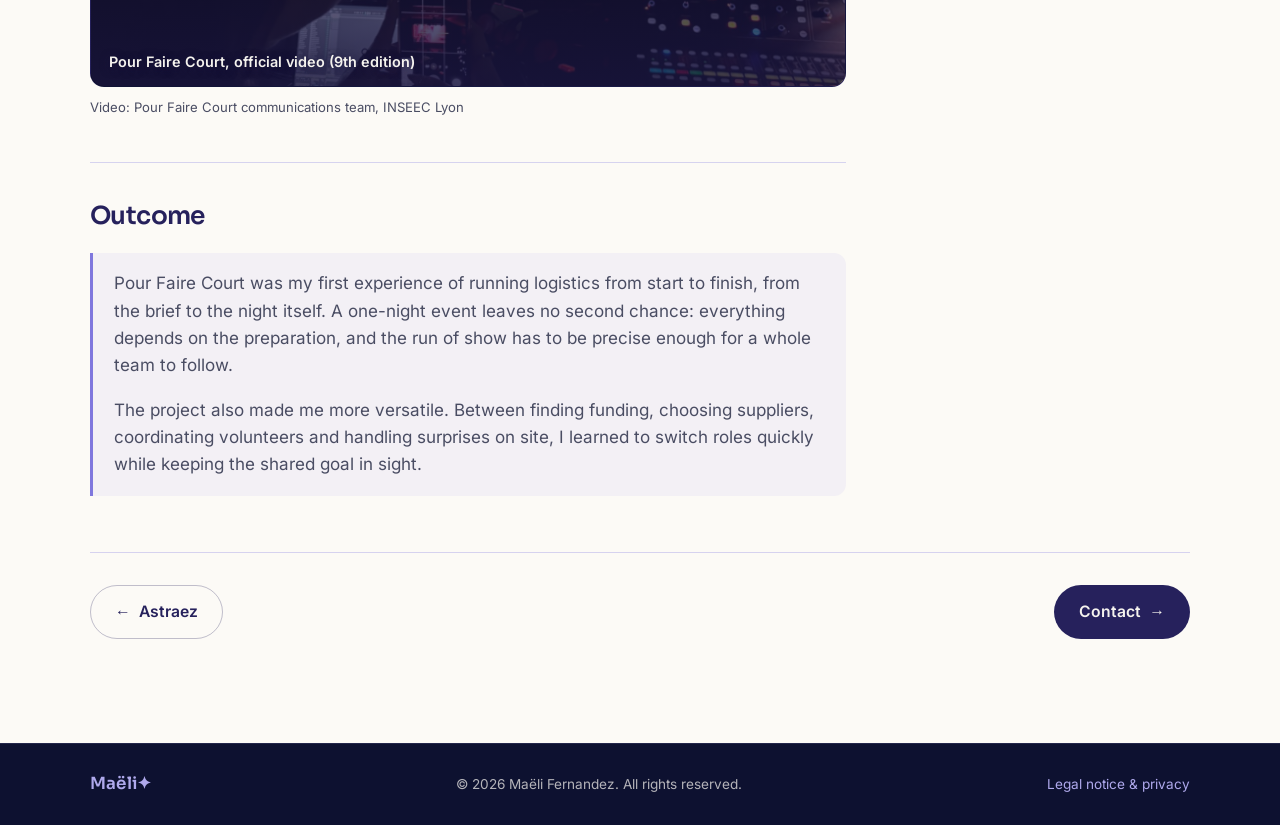
<file: projects/pour-faire-court.html>
<!DOCTYPE html>
<html lang="en" data-title-key="__pfc_title" data-path-prefix="../">
<head>
  <meta charset="UTF-8" />
  <meta name="viewport" content="width=device-width, initial-scale=1.0" />
  <title>Pour Faire Court | Maëli Fernandez</title>
  <meta name="description" content="Pour Faire Court short-film festival, logistics co-lead. Venue, suppliers, a €3,500 logistics budget and a 10-person crew for a one-night event." />
  <link rel="canonical" href="https://maelifernandez.com/projects/pour-faire-court.html" />
  <meta property="og:type" content="article" />
  <meta property="og:url" content="https://maelifernandez.com/projects/pour-faire-court.html" />
  <meta property="og:title" content="Pour Faire Court | Maëli Fernandez" />
  <meta property="og:description" content="Co-leading end-to-end logistics for a one-night short-film festival: venue, suppliers, a €3,500 logistics budget and a 10-person crew." />
  <meta property="og:image" content="https://maelifernandez.com/assets/og-image.png" />
  <link rel="icon" href="../assets/favicon.svg" type="image/svg+xml" />
  <!-- Fonts: hosted on this site (no Google Fonts call) -->
  <link rel="preload" href="../assets/fonts/sora-latin-wght-normal.woff2" as="font" type="font/woff2" crossorigin />
  <link rel="preload" href="../assets/fonts/inter-latin-wght-normal.woff2" as="font" type="font/woff2" crossorigin />

  <!-- Visitor statistics: Umami (anonymous, no cookies). Counts only on maelifernandez.com -->
  <script defer src="https://cloud.umami.is/script.js" data-website-id="1710d899-1cf3-4249-9c58-daa18b0823d8" data-domains="maelifernandez.com,www.maelifernandez.com" data-do-not-track="true"></script>
  <link rel="stylesheet" href="../css/style.css" />
  <script>document.documentElement.classList.add("js");</script>
</head>
<body class="page-project">
  <header class="nav">
    <div class="wrap nav__inner">
      <a class="brand" href="../index.html">Maëli<span class="star">✦</span></a>
      <nav class="nav__links" aria-label="Primary">
        <a href="../index.html#about" data-i18n="nav.about">About</a>
        <a href="../index.html#projects" data-i18n="nav.projects">Projects</a>
        <a href="../index.html#contact" data-i18n="nav.contact">Contact</a>
      </nav>
      <div class="nav__right">
        <div class="lang" role="group" data-i18n-attr="aria-label:lang.aria" aria-label="Language">
          <button type="button" data-lang="en" aria-pressed="true">EN</button>
          <button type="button" data-lang="fr" aria-pressed="false">FR</button>
        </div>
      </div>
    </div>
  </header>

  <main>
    <section class="proj-hero">
      <div class="js-constellations proj-hero__constellations" data-count="24" data-link="30"></div>
      <div class="wrap">
        <a class="back-link" href="../index.html#projects"><span>←</span><span data-i18n="pfc.back">Back to home</span></a>
        <span class="role-tag" data-i18n="pfc.role">Logistics co-lead</span>
        <h1 data-i18n="pfc.title">Pour Faire Court</h1>
        <p class="proj-hero__sub" data-i18n="pfc.subtitle">Short-film festival, 9th edition</p>
        <div class="meta">
          <span data-i18n="pfc.meta.when">Oct 2025 – Apr 2026</span>
          <span data-i18n="pfc.meta.where">Lyon, France</span>
          <span data-i18n="pfc.meta.type">Student festival · INSEEC master's production</span>
          <span data-i18n="pfc.meta.event">30 March 2026, Salle Barbara, MJC Montchat, Lyon</span>
        </div>
      </div>
    </section>

    <section class="section proj-body">
      <div class="wrap proj-layout">
        <aside class="proj-aside reveal">
          <div class="recap">
            <p class="recap__title" data-i18n="aside.heading">Summary</p>
            <dl>
              <div class="recap__row"><dt data-i18n="aside.role">Role</dt><dd data-i18n="pfc.role">Logistics co-lead</dd></div>
              <div class="recap__row"><dt data-i18n="aside.dates">Dates</dt><dd data-i18n="pfc.meta.when">Oct 2025 – Apr 2026</dd></div>
              <div class="recap__row"><dt data-i18n="aside.location">Location</dt><dd data-i18n="pfc.meta.where">Lyon, France</dd></div>
              <div class="recap__row"><dt data-i18n="aside.budget">Budget</dt><dd data-i18n="pfc.aside.budget">€5,000 total · €3,500 logistics</dd></div>
              <div class="recap__row"><dt data-i18n="aside.team">Team</dt><dd data-i18n="pfc.aside.team">10 volunteers</dd></div>
            </dl>
          </div>
        </aside>
        <div class="proj-main">
          <div class="reveal">
            <h2 data-i18n="pfc.h.context">Context</h2>
            <p data-i18n="pfc.context">Pour Faire Court is a short-film festival in its 9th edition, produced by students as part of the INSEEC master's programme. I co-led logistics for a one-night event welcoming an audience, guests and speakers on site.</p>
          </div>

          <div class="reveal">
            <h2 data-i18n="pfc.h.role">My role</h2>
            <p data-i18n="pfc.role.body">As logistics co-lead, I managed the venue, technical setup, suppliers and run of show together with my colleague. Of the festival's €5,000 budget, €3,500 went to logistics, which we managed as a pair: we approved every expense together as we went, so we always knew exactly what was left.</p>
          </div>

          <div class="reveal">
            <h2 data-i18n="pfc.h.did">What I did</h2>
            <ul>
              <li data-i18n="pfc.did.1">I wrote the event's logistics brief.</li>
              <li data-i18n="pfc.did.2">Using that brief, I identified suitable venues, contacted each one and handled the discussions, then presented a shortlist that the association voted on.</li>
              <li data-i18n="pfc.did.3">I followed the same process for suppliers, from decoration to the other services.</li>
              <li data-i18n="pfc.did.4">I co-managed the €3,500 logistics budget with my colleague.</li>
              <li data-i18n="pfc.did.5">I built the full run of show for the evening.</li>
              <li data-i18n="pfc.did.6">On the day, I co-led a team of 10 volunteers: briefing, role allocation and real-time problem solving.</li>
              <li data-i18n="pfc.did.7">We welcomed around 100 attendees, guests and speakers on site.</li>
            </ul>
          </div>

          <div class="reveal">
            <h2 data-i18n="pfc.h.hard">The hard parts</h2>
            <div class="hard">
              <div class="hard__item">
                <h3 data-i18n="pfc.hard.1.a">Part of the funding was withdrawn mid-project</h3>
                <p data-i18n="pfc.hard.1.b">The forecast budget was €10,000. Mid-project, with sourcing already under way, half of that amount was not allocated to us after all, leaving €5,000 for the whole festival. The team found new funding through four channels: an institutional negotiation I took part in, a donation drive, private contributions and a raffle, for which I approached local shops for prizes. I then adapted the choice of venue and suppliers to the real budget.</p>
              </div>
              <div class="hard__item">
                <h3 data-i18n="pfc.hard.2.a">A private hire that wasn't private</h3>
                <p data-i18n="pfc.hard.2.b">The contract covered the auditorium, the cocktail room and the adjoining corridor, but the public kept circulating through our space on the night. I negotiated access restrictions with the venue on the spot. I now plan for door staff even when the brief says they aren't required.</p>
              </div>
              <div class="hard__item">
                <h3 data-i18n="pfc.hard.3.a">The run of show had to be reworked live</h3>
                <p data-i18n="pfc.hard.3.b">A delay earlier in the evening pushed back the cocktail service. We reorganised the running order on the spot and finished on time. Since then, I always keep one team member without a fixed post, free to handle the unexpected.</p>
              </div>
            </div>
          </div>

          <div class="reveal">
            <h2 data-i18n="pfc.h.stats">Key numbers</h2>
            <div class="stats">
              <div class="stat"><div class="num" data-i18n="pfc.stat1.n">€3,500</div><div class="lbl" data-i18n="pfc.stat1.l">logistics budget</div></div>
              <div class="stat"><div class="num" data-i18n="pfc.stat2.n">10</div><div class="lbl" data-i18n="pfc.stat2.l">volunteers led</div></div>
              <div class="stat"><div class="num" data-i18n="pfc.stat3.n">100</div><div class="lbl" data-i18n="pfc.stat3.l">attendees on site</div></div>
              <div class="stat"><div class="num" data-i18n="pfc.stat4.n">1</div><div class="lbl" data-i18n="pfc.stat4.l">night, finished on time</div></div>
            </div>
          </div>

          <div class="reveal">
            <h2 data-i18n="pfc.h.visuals">Visuals</h2>
            <div class="gallery gallery--photos">
              <figure class="shot shot--lead">
                <img src="../assets/img/pfc-regie.jpg"
                     alt="The technical control desk during the screenings: sound and projection operated from the back of the room."
                     width="1536" height="2048" loading="lazy" decoding="async" />
                <figcaption data-i18n="pfc.visual.regie">The control booth during the screenings: projection, sound and lighting, run against the show schedule.</figcaption>
              </figure>
              <figure class="shot">
                <img src="../assets/img/pfc-equipe-web.jpg"
                     alt="Maëli Fernandez with Jeffnie Verderi, co-lead of the artistic team, on site on the evening of the festival."
                     width="1178" height="1800" loading="lazy" decoding="async" />
                <figcaption data-i18n="pfc.visual.equipe">With Jeffnie Verderi, co-lead of the artistic team, on site the night of the festival, 30 March 2026.</figcaption>
              </figure>
            </div>

            <figure class="video">
              <div class="video__embed js-yt" data-yt-id="8UK2HNt1G7E" data-yt-title="Pour Faire Court, 9th edition (official video)">
                <img src="../assets/img/pfc-regie.jpg" alt="" width="1536" height="2048" loading="lazy" decoding="async" />
                <button type="button" class="video__play" data-i18n-attr="aria-label:pfc.video.play" aria-label="Play the video">
                  <span class="video__icon" aria-hidden="true">▶</span>
                </button>
                <span class="video__label" data-i18n="pfc.video.label">Pour Faire Court, official video (9th edition)</span>
              </div>
              <figcaption data-i18n="pfc.video.credit">Video: Pour Faire Court communications team, INSEEC Lyon</figcaption>
            </figure>
          </div>

          <div class="reveal">
            <h2 data-i18n="pfc.h.takeaway">Outcome</h2>
            <div class="callout"><p data-i18n="pfc.takeaway">Pour Faire Court was my first experience of running logistics from start to finish, from the brief to the night itself. A one-night event leaves no second chance: everything depends on the preparation, and the run of show has to be precise enough for a whole team to follow.</p>
              <p data-i18n="pfc.takeaway2">The project also made me more versatile. Between finding funding, choosing suppliers, coordinating volunteers and handling surprises on site, I learned to switch roles quickly while keeping the shared goal in sight.</p>
            </div>
          </div>

        </div>
      </div>
      <div class="wrap">
      <div class="proj-nav">
        <a class="btn btn--outline-dark" href="astraez.html"><span>←</span><span data-i18n="p3.title">Astraez</span></a>
        <a class="btn btn--dark" href="../index.html#contact"><span data-i18n="nav.contact">Contact</span><span>→</span></a>
      </div>
      </div>
    </section>
  </main>

  <footer class="footer">
    <div class="wrap footer__inner">
      <a class="brand" href="../index.html">Maëli<span class="star">✦</span></a>
      <span data-i18n="footer.copy">© 2026 Maëli Fernandez. All rights reserved.</span>
      <a href="../mentions-legales.html" data-i18n="footer.legal">Legal notice &amp; privacy</a>
    </div>
  </footer>

  <script src="../js/i18n.js"></script>
  <script src="../js/main.js"></script>
</body>
</html>
</file>
<file: css/style.css>
/* ============================================================
   Maëli Fernandez - Portfolio
   Design tokens, base styles, components.
   Palette & type per brief. Mobile-first.
   ============================================================ */

/* ---------- Fonts (self-hosted - no call to Google, GDPR-friendly) ----------
   Sora = titles, Inter = body text. Files live in assets/fonts/. */
@font-face { font-family: "Sora"; font-style: normal; font-display: swap; font-weight: 100 800;
  src: url("../assets/fonts/sora-latin-wght-normal.woff2") format("woff2");
  unicode-range: U+0000-00FF,U+0131,U+0152-0153,U+02BB-02BC,U+02C6,U+02DA,U+02DC,U+0304,U+0308,U+0329,U+2000-206F,U+20AC,U+2122,U+2191,U+2193,U+2212,U+2215,U+FEFF,U+FFFD; }
@font-face { font-family: "Sora"; font-style: normal; font-display: swap; font-weight: 100 800;
  src: url("../assets/fonts/sora-latin-ext-wght-normal.woff2") format("woff2");
  unicode-range: U+0100-02BA,U+02BD-02C5,U+02C7-02CC,U+02CE-02D7,U+02DD-02FF,U+0304,U+0308,U+0329,U+1D00-1DBF,U+1E00-1E9F,U+1EF2-1EFF,U+2020,U+20A0-20AB,U+20AD-20C0,U+2113,U+2C60-2C7F,U+A720-A7FF; }
@font-face { font-family: "Inter"; font-style: normal; font-display: swap; font-weight: 100 900;
  src: url("../assets/fonts/inter-latin-wght-normal.woff2") format("woff2");
  unicode-range: U+0000-00FF,U+0131,U+0152-0153,U+02BB-02BC,U+02C6,U+02DA,U+02DC,U+0304,U+0308,U+0329,U+2000-206F,U+20AC,U+2122,U+2191,U+2193,U+2212,U+2215,U+FEFF,U+FFFD; }
@font-face { font-family: "Inter"; font-style: normal; font-display: swap; font-weight: 100 900;
  src: url("../assets/fonts/inter-latin-ext-wght-normal.woff2") format("woff2");
  unicode-range: U+0100-02BA,U+02BD-02C5,U+02C7-02CC,U+02CE-02D7,U+02DD-02FF,U+0304,U+0308,U+0329,U+1D00-1DBF,U+1E00-1E9F,U+1EF2-1EFF,U+2020,U+20A0-20AB,U+20AD-20C0,U+2113,U+2C60-2C7F,U+A720-A7FF; }

:root {
  /* Colours */
  --night: #0D1130;        /* dark backgrounds (hero, dark sections) */
  --night-2: #141a44;      /* slightly lifted dark panel */
  --violet-light: #AFA9EC; /* light violet accent / stars */
  --violet: #7F77DD;       /* medium violet accent */
  --violet-deep: #26215C;  /* headings on light backgrounds */
  --cream: #FCFAF6;        /* warm light background */
  --off-white: #F5F3EE;    /* alt light background / text on dark */
  --bordeaux: #5C2233;     /* rare tag accent, use sparingly */

  --ink: #1c1f33;          /* body text on light */
  --ink-soft: #4a4d63;     /* secondary text on light */
  --cream-soft: rgba(245, 243, 238, 0.72); /* secondary text on dark */

  /* Type */
  /* "--serif" is the historic name of the TITLE font - it is now Sora (sans). */
  --serif: "Sora", "Segoe UI", -apple-system, BlinkMacSystemFont, Roboto, sans-serif;
  --sans: "Inter", -apple-system, BlinkMacSystemFont, "Segoe UI", Roboto, sans-serif;

  /* Layout */
  --maxw: 1120px;         /* default page width (home) */
  --maxw-proj: 1180px;    /* wider on project pages so wide screens breathe */
  --pad: clamp(1.25rem, 5vw, 2.5rem);
  --radius: 16px;
  --shadow: 0 18px 40px -24px rgba(13, 17, 48, 0.45);

  /* Project-page content-width hierarchy (three tiers).
     text  → paragraphs (kept readable)
     mid   → section titles, lists, "hard/learn" blocks
     media → galleries, video, key-figures row (fills the main column) */
  --w-text: 100%;
  --w-mid: 100%;

  --ease: cubic-bezier(0.22, 1, 0.36, 1);
}

/* ---------- Reset ---------- */
*, *::before, *::after { box-sizing: border-box; }
* { margin: 0; }
html { scroll-behavior: smooth; -webkit-text-size-adjust: 100%; }
@media (prefers-reduced-motion: reduce) {
  html { scroll-behavior: auto; }
  *, *::before, *::after { animation-duration: 0.001ms !important; transition-duration: 0.001ms !important; }
}

body {
  font-family: var(--sans);
  color: var(--ink);
  background: var(--cream);
  line-height: 1.6;
  font-size: 1.0625rem;
  -webkit-font-smoothing: antialiased;
  text-rendering: optimizeLegibility;
}

img { max-width: 100%; display: block; }
a { color: inherit; }

/* ---------- Utilities ---------- */
.wrap { width: 100%; max-width: var(--maxw); margin-inline: auto; padding-inline: var(--pad); }
.section { padding-block: clamp(3.5rem, 9vw, 6.5rem); }
.eyebrow {
  font-size: 0.78rem; letter-spacing: 0.22em; text-transform: uppercase;
  font-weight: 600; color: var(--violet); margin-bottom: 1rem;
  display: flex; align-items: center; gap: 0.6rem;
}
.eyebrow::before { content: "✦"; color: var(--violet-light); font-size: 0.8em; }
.star { color: var(--violet); }

.serif { font-family: var(--serif); }
h1, h2, h3 { font-family: var(--serif); font-weight: 600; line-height: 1.15; letter-spacing: -0.025em; }

.btn {
  display: inline-flex; align-items: center; gap: 0.55rem;
  font-family: var(--sans); font-size: 0.98rem; font-weight: 600;
  padding: 0.85rem 1.5rem; border-radius: 100px; border: 1.5px solid transparent;
  text-decoration: none; cursor: pointer; transition: transform 0.25s var(--ease), background 0.25s var(--ease), border-color 0.25s var(--ease), color 0.25s var(--ease);
  white-space: nowrap;
}
.btn:focus-visible { outline: 3px solid var(--violet-light); outline-offset: 3px; }
.btn:hover { transform: translateY(-2px); }
.btn--primary { background: var(--violet); color: var(--off-white); }
.btn--primary:hover { background: var(--violet-light); color: var(--violet-deep); }
.btn--ghost { border-color: rgba(245,243,238,0.4); color: var(--off-white); background: transparent; }
.btn--ghost:hover { border-color: var(--violet-light); background: rgba(175,169,236,0.12); }
.btn--dark { background: var(--violet-deep); color: var(--off-white); }
.btn--dark:hover { background: var(--violet); }
.btn--outline-dark { border-color: rgba(38,33,92,0.28); color: var(--violet-deep); }
.btn--outline-dark:hover { border-color: var(--violet); background: rgba(127,119,221,0.08); }

/* ---------- Nav ---------- */
.nav {
  position: sticky; top: 0; z-index: 50;
  background: var(--night);
  border-bottom: 1px solid rgba(127,119,221,0.35);
}
.nav__inner { display: flex; align-items: center; justify-content: space-between; gap: 1rem; height: 66px; }
.brand {
  font-family: var(--serif); font-weight: 600; font-size: 1.28rem;
  color: var(--off-white); text-decoration: none; letter-spacing: 0.01em;
}
.brand .star { color: var(--violet-light); }
.nav__links { display: none; align-items: center; gap: 1.9rem; }
.nav__links a {
  color: var(--cream-soft); text-decoration: none; font-size: 0.95rem; font-weight: 500;
  transition: color 0.2s var(--ease); position: relative;
}
.nav__links a:hover { color: var(--off-white); }
.nav__links a::after {
  content: ""; position: absolute; left: 0; bottom: -6px; width: 0; height: 2px;
  background: var(--violet-light); transition: width 0.25s var(--ease);
}
.nav__links a:hover::after { width: 100%; }
.nav__right { display: flex; align-items: center; gap: 0.85rem; }

.lang {
  display: inline-flex; border: 1px solid rgba(175,169,236,0.32); border-radius: 100px; overflow: hidden;
  background: rgba(255,255,255,0.03);
}
.lang button {
  border: 0; background: transparent; color: var(--cream-soft); cursor: pointer;
  font-family: var(--sans); font-weight: 600; font-size: 0.78rem; letter-spacing: 0.05em;
  padding: 0.4rem 0.7rem; transition: color 0.2s, background 0.2s;
}
.lang button[aria-pressed="true"] { background: var(--violet); color: var(--off-white); }
.lang button:focus-visible { outline: 2px solid var(--violet-light); outline-offset: 1px; }

@media (min-width: 860px) {
  .nav__links { display: flex; }
}

/* ---------- Hero ---------- */
.hero {
  position: relative; overflow: hidden;
  background:
    radial-gradient(120% 90% at 78% -10%, rgba(127,119,221,0.28), transparent 55%),
    radial-gradient(90% 80% at 10% 110%, rgba(38,33,92,0.55), transparent 60%),
    var(--night);
  color: var(--off-white);
}
.hero__constellations { position: absolute; inset: 0; width: 100%; height: 100%; pointer-events: none; }
.hero .wrap { position: relative; z-index: 2; }
.hero__inner { padding-block: clamp(3.5rem, 12vh, 7rem); max-width: 20ch; }
.hero__inner { max-width: none; }
.hero h1 {
  font-size: clamp(2.2rem, 5.6vw, 4rem); line-height: 1.08; letter-spacing: -0.035em;
  max-width: 18ch;
}
.hero h1 em {
  font-style: italic; position: relative; white-space: nowrap;
  text-decoration: underline; text-decoration-color: var(--violet); text-decoration-thickness: 3px; text-underline-offset: 6px;
}
.hero__sub {
  margin-top: 1.6rem; font-size: clamp(1.02rem, 2.2vw, 1.22rem); color: var(--cream-soft);
  max-width: 46ch; line-height: 1.65;
}
.hero__ctas { margin-top: 2.3rem; display: flex; flex-wrap: wrap; gap: 0.9rem; }
.hero__meta {
  margin-top: 2.6rem; display: inline-flex; align-items: center; gap: 0.6rem;
  font-size: 0.86rem; letter-spacing: 0.04em; color: var(--cream-soft);
  border: 1px solid rgba(175,169,236,0.22); border-radius: 100px; padding: 0.5rem 1rem;
}
.hero__meta .dot { width: 7px; height: 7px; border-radius: 50%; background: var(--violet-light); box-shadow: 0 0 10px var(--violet-light); }

/* ---------- Marquee ---------- */
.marquee {
  background: var(--violet-deep); color: var(--off-white);
  border-block: 1px solid rgba(175,169,236,0.18);
  overflow: hidden; white-space: nowrap; padding-block: 0.95rem;
  -webkit-mask-image: linear-gradient(90deg, transparent, #000 8%, #000 92%, transparent);
  mask-image: linear-gradient(90deg, transparent, #000 8%, #000 92%, transparent);
}
.marquee__track { display: inline-flex; gap: 0; will-change: transform; animation: marquee 30s linear infinite; }
.marquee:hover .marquee__track { animation-play-state: paused; }
.marquee span { font-family: var(--serif); font-size: 1.02rem; font-weight: 500; letter-spacing: 0.01em; padding-inline: 1.4rem; }
.marquee .sep { color: var(--violet-light); }
@keyframes marquee { to { transform: translateX(-50%); } }

/* ---------- Sections on light ---------- */
.section-head { max-width: none; margin-bottom: 2.8rem; }
.section-head h2 { max-width: 24ch; }
.section-head h2 { color: var(--violet-deep); font-size: clamp(1.9rem, 4.5vw, 2.9rem); }
.section-head p { margin-top: 0.9rem; color: var(--ink-soft); font-size: 1.06rem; }

/* ---------- Project cards ---------- */
.cards { display: grid; gap: 1.4rem; grid-template-columns: 1fr; }
.card {
  position: relative; display: flex; flex-direction: column;
  background: #fff; border: 1px solid rgba(38,33,92,0.09); border-radius: var(--radius);
  overflow: hidden; text-decoration: none; color: inherit;
  transition: transform 0.35s var(--ease), box-shadow 0.35s var(--ease), border-color 0.35s var(--ease);
}
.card:hover { transform: translateY(-5px); box-shadow: var(--shadow); border-color: rgba(127,119,221,0.4); }
.card:focus-visible { outline: 3px solid var(--violet); outline-offset: 3px; }
.card__thumb {
  aspect-ratio: 16 / 10; position: relative; overflow: hidden;
  background: linear-gradient(135deg, var(--night), var(--violet-deep));
  display: flex; align-items: flex-end; padding: 1.2rem;
}
.card__thumb img { position: absolute; inset: 0; width: 100%; height: 100%; object-fit: cover; }
/* Company / project logo on the thumbnail.
   Without a photo: the logo sits centred on the night-blue ground.
   With a photo (.card__thumb--photo): the logo moves to the bottom-left corner. */
.card__logo {
  position: relative; z-index: 2; margin: auto; display: block;
  width: auto; height: auto; max-width: 58%; max-height: 62%; object-fit: contain;
}
.card__thumb .card__logo { position: relative; inset: auto; width: auto; height: auto; max-width: 58%; max-height: 62%; object-fit: contain; }
.card__logo--tile { border-radius: 14px; }
/* photo thumbnail: scrim keeps the index number legible over the image */
.card__thumb--photo::after {
  content: ""; position: absolute; inset: 0; z-index: 1;
  background: linear-gradient(to top, rgba(26,22,64,0.72) 0%, rgba(26,22,64,0.25) 45%, rgba(26,22,64,0.05) 100%);
}
.card__thumb.card__thumb--photo .card__logo { margin: auto auto 0 0; max-width: 42%; max-height: 46%; filter: drop-shadow(0 4px 14px rgba(13,17,48,0.55)); }
.card__body { padding: 1.5rem 1.5rem 1.7rem; display: flex; flex-direction: column; gap: 0.6rem; flex: 1; }
.card__tag {
  align-self: flex-start; font-size: 0.72rem; font-weight: 700; letter-spacing: 0.12em; text-transform: uppercase;
  color: var(--violet); background: rgba(127,119,221,0.1); padding: 0.32rem 0.7rem; border-radius: 100px;
}
.card__tag--wip { color: var(--bordeaux); background: rgba(92,34,51,0.09); }
.card__body h3 { font-size: 1.42rem; color: var(--violet-deep); }
.card__body p { color: var(--ink-soft); font-size: 0.98rem; }
.card__more { margin-top: auto; font-weight: 600; color: var(--violet); font-size: 0.95rem; display: inline-flex; align-items: center; gap: 0.4rem; }
.card:hover .card__more .arrow { transform: translateX(4px); }
.card__more .arrow { transition: transform 0.25s var(--ease); }

@media (min-width: 720px) { .cards { grid-template-columns: repeat(3, 1fr); } }

/* ---------- Volunteering band ---------- */
.volunteer { background: var(--violet-deep); color: var(--off-white); position: relative; overflow: hidden; }
.volunteer .section-head h2 { color: var(--off-white); }
.volunteer .section-head p { color: var(--cream-soft); }
.volunteer .eyebrow { color: var(--violet-light); }
.volunteer__grid { display: grid; gap: 1.1rem; grid-template-columns: 1fr; margin-top: 2rem; }
.vol {
  background: rgba(255,255,255,0.05); border: 1px solid rgba(175,169,236,0.25); border-radius: 14px; padding: 1.4rem 1.5rem;
  display: flex; gap: 1rem; align-items: flex-start;
}
.vol__star { color: var(--violet-light); font-size: 1.2rem; line-height: 1.4; }
.vol h4 { font-family: var(--serif); font-weight: 600; font-size: 1.12rem; color: var(--off-white); }
.vol p { color: var(--cream-soft); font-size: 0.95rem; margin-top: 0.25rem; }
.vol .vol__role { font-weight: 600; color: var(--off-white); font-size: 0.9rem; margin-top: 0.15rem; }
.vol .years { font-weight: 600; color: var(--violet-light); }
/* discreet supporting visual - deliberately small so volunteering stays
   secondary to the project cards above */
.vol__shot { margin: 0 0 0 auto; flex: 0 0 84px; max-width: 84px; }
.vol__shot img {
  display: block; width: 100%; height: auto; aspect-ratio: 3 / 4; object-fit: cover;
  border-radius: 10px; border: 1px solid rgba(38,33,92,0.08);
}
.vol__shot figcaption {
  color: var(--ink-soft); font-size: 0.7rem; line-height: 1.35; margin-top: 0.4rem;
}
@media (min-width: 760px) { .volunteer__grid { grid-template-columns: 1fr 1fr; } }
@media (min-width: 480px) { .vol__shot { flex-basis: 104px; max-width: 104px; } }

/* Volunteering lead sits on one line on desktop (the default 52ch measure
   would break this ~70-char sentence in two); still wraps gracefully on mobile */

.volunteer .section-head p { text-wrap: pretty; }


/* ---------- About ---------- */
.about { background: var(--cream); }
.about__grid { display: grid; gap: 2.5rem; grid-template-columns: 1fr; align-items: start; }
.about__photo {
  aspect-ratio: 4 / 5; border-radius: var(--radius); overflow: hidden; position: relative;
  background: #0D1130; /* hero night blue - the cut-out portrait sits on the charter's ground */
  box-shadow: var(--shadow); max-width: 360px;
}
.about__photo img {
  display: block; width: 100%; height: 100%; object-fit: cover; object-position: center top;
  /* the cut-out has empty margins baked in - scale up from the top so the shoulders reach the frame */
  transform: scale(1.28); transform-origin: center top;
}
.about__photo::after {
  content: ""; position: absolute; inset: auto 0 0 0; height: 18%; pointer-events: none;
  background: linear-gradient(to bottom, rgba(13, 17, 48, 0) 0%, #0D1130 100%);
}
.about h2 { color: var(--violet-deep); font-size: clamp(1.9rem, 4.5vw, 2.9rem); }
.about__bio { margin-top: 1.3rem; }
.about__bio p { color: var(--ink-soft); margin-top: 0.9rem; }
.relocate {
  margin-top: 1.6rem; padding: 1.15rem 1.3rem; border-radius: 14px;
  background: linear-gradient(120deg, rgba(127,119,221,0.12), rgba(175,169,236,0.06));
  border: 1px solid rgba(127,119,221,0.28); color: var(--violet-deep); font-weight: 500;
  display: flex; gap: 0.75rem; align-items: flex-start;
}
.relocate .star { font-size: 1.1rem; }
.about__facts { margin-top: 1.6rem; display: flex; flex-wrap: wrap; gap: 0.6rem; }
.fact {
  font-size: 0.85rem; font-weight: 600; color: var(--violet-deep);
  background: #fff; border: 1px solid rgba(38,33,92,0.1); border-radius: 100px; padding: 0.42rem 0.9rem;
}
@media (min-width: 820px) { .about__grid { grid-template-columns: 340px 1fr; gap: 3.5rem; } }

/* ---------- Contact ---------- */
.contact { background: var(--night); color: var(--off-white); position: relative; overflow: hidden; }
.contact__constellations { position: absolute; inset: 0; pointer-events: none; opacity: 0.85; }
.contact .wrap { position: relative; z-index: 2; }
.contact h2 { font-size: clamp(2rem, 5vw, 3.1rem); max-width: 16ch; }
.contact p.lead { margin-top: 1rem; color: var(--cream-soft); max-width: 48ch; font-size: 1.08rem; }
.contact__actions { margin-top: 2.2rem; display: flex; flex-wrap: wrap; gap: 0.9rem; }
.contact__meta { margin-top: 2.4rem; display: flex; flex-wrap: wrap; gap: 1.6rem 2.4rem; color: var(--cream-soft); font-size: 0.92rem; }
.contact__meta a { color: var(--violet-light); text-decoration: none; }
.contact__meta a:hover { text-decoration: underline; }
.contact__meta .label { display: block; text-transform: uppercase; letter-spacing: 0.14em; font-size: 0.7rem; color: rgba(245,243,238,0.5); margin-bottom: 0.25rem; }

/* ---------- Footer ---------- */
.footer { background: var(--night); color: var(--cream-soft); border-top: 1px solid rgba(175,169,236,0.14); }
.footer__inner { display: flex; flex-wrap: wrap; gap: 0.8rem 1.5rem; align-items: center; justify-content: space-between; padding-block: 1.7rem; font-size: 0.85rem; }
.footer .brand { font-size: 1.05rem; }
.footer a { color: var(--violet-light); text-decoration: none; }
.footer a:hover { text-decoration: underline; }

/* ---------- Scroll reveal ----------
   The fade is opt-in: it only applies once JS has set .js on <html>.
   Without JS (or if a script fails) content renders fully visible -
   nothing is ever hidden behind a script that may not run. */
.js .reveal { opacity: 0; transform: translateY(22px); transition: opacity 0.7s var(--ease), transform 0.7s var(--ease); }
.js .reveal.is-visible { opacity: 1; transform: none; }
@media (prefers-reduced-motion: reduce) { .js .reveal { opacity: 1; transform: none; } }

/* ---------- i18n visibility helper ---------- */
[data-i18n], [data-i18n-html] { }

/* ============================================================
   Project detail pages
   ============================================================ */
.proj-hero {
  background:
    radial-gradient(100% 90% at 85% -20%, rgba(127,119,221,0.25), transparent 55%),
    var(--night);
  color: var(--off-white); position: relative; overflow: hidden;
}
.proj-hero__constellations { position: absolute; inset: 0; pointer-events: none; }
.proj-hero .wrap { position: relative; z-index: 2; padding-block: clamp(3rem, 8vw, 5rem); }
.back-link {
  display: flex; width: max-content; align-items: center; gap: 0.45rem; color: var(--cream-soft);
  text-decoration: none; font-size: 0.9rem; font-weight: 500; margin-bottom: 1.6rem;
  transition: color 0.2s, gap 0.2s;
}
.back-link:hover { color: var(--off-white); gap: 0.7rem; }
.proj-hero .role-tag {
  display: inline-block; font-size: 0.74rem; font-weight: 700; letter-spacing: 0.12em; text-transform: uppercase;
  color: var(--violet-light); border: 1px solid rgba(175,169,236,0.3); border-radius: 100px; padding: 0.35rem 0.85rem; margin-bottom: 1.2rem;
}
.proj-hero h1 { font-size: clamp(2.2rem, 5.5vw, 3.6rem); }
.proj-hero__sub { margin-top: 0.6rem; font-size: clamp(1.05rem, 2.2vw, 1.3rem); color: var(--violet-light); font-weight: 500; }
.proj-hero .meta { margin-top: 1.3rem; color: var(--cream-soft); display: flex; flex-wrap: wrap; gap: 0.5rem 1.5rem; font-size: 0.95rem; }
.proj-hero .meta b { color: var(--off-white); font-weight: 600; }

.proj-body { background: var(--cream); }
/* Two-column layout on desktop: a wide content column + a narrow sticky
   recap rail. The content column is wider than the text inside it, so media
   and figures overflow the reading measure instead of leaving an empty gap.
   The aside comes FIRST in the DOM, so on mobile it stacks on top; on desktop
   explicit grid placement moves it to the right-hand column. */
.proj-layout { display: grid; gap: 2.5rem; grid-template-columns: 1fr; }
@media (min-width: 980px) {
  .proj-layout { grid-template-columns: minmax(0, 1fr) 288px; column-gap: 3.5rem; align-items: start; }
  .proj-main { grid-column: 1; grid-row: 1; min-width: 0; }
  .proj-aside { grid-column: 2; grid-row: 1; position: sticky; top: 88px; align-self: start; }
}
/* Section rhythm: the gap ABOVE a heading (3.8rem) is deliberately much
   larger than the gap between two paragraphs (1.1rem), so each h2 reads as
   the start of a distinct block rather than a line of the previous one. */
.proj-main h2 { color: var(--violet-deep); font-size: 1.55rem; margin-bottom: 1rem; margin-top: 0; max-width: var(--w-mid); }
/* Each section is a .reveal wrapper; spacing lives on the wrapper so it
   applies even though every h2 is its wrapper's first child. */
.proj-main > .reveal { margin-top: 2.8rem; padding-top: 2.4rem; border-top: 1px solid rgba(127,119,221,0.3); }
.proj-main > .reveal:first-child { margin-top: 0; padding-top: 0; border-top: 0; }
/* Media fills the full main column (--measure: 100%); text and list/blocks are
   held to narrower tiers so media visibly overflows the reading column. */
.proj-main { --measure: 100%; }
.proj-main p { color: var(--ink-soft); max-width: var(--w-text); margin-bottom: 1.1rem; }
.proj-main p:last-child { margin-bottom: 0; }
.proj-main ul { list-style: none; margin-top: 0.5rem; margin-bottom: 1.1rem; display: grid; gap: 0.7rem; max-width: var(--w-mid); }
.proj-main ul li { position: relative; padding-left: 1.6rem; color: var(--ink); }
.proj-main ul li::before { content: "✦"; position: absolute; left: 0; top: 0.05em; color: var(--violet); font-size: 0.85em; }

/* "The hard parts" - challenge/response items: label as subheading, text below */
.hard { display: grid; gap: 1.7rem; max-width: var(--w-mid); }
.hard__item { padding-left: 1.1rem; border-left: 3px solid var(--violet); }
.hard__item h3 {
  font-family: var(--serif); font-weight: 600; font-size: 1.16rem; line-height: 1.25;
  color: var(--violet-deep); margin-bottom: 0.5rem;
}
.hard__item p { margin-bottom: 0; }

.stats { display: grid; grid-template-columns: repeat(2, 1fr); gap: 1rem; margin: 1.5rem 0 0.5rem; }
.stat { background: #fff; border: 1px solid rgba(38,33,92,0.08); border-top: 3px solid var(--violet); border-radius: 14px; padding: 1.2rem 1.3rem; }
.stat .num { font-family: var(--serif); font-weight: 600; letter-spacing: -0.03em; font-size: 2rem; color: var(--violet-deep); line-height: 1; }
.stat .lbl { color: var(--ink-soft); font-size: 0.85rem; margin-top: 0.4rem; }
@media (min-width: 620px) { .stats { grid-template-columns: repeat(4, 1fr); } .stats--3 { grid-template-columns: repeat(3, 1fr); } }

.gallery { display: grid; gap: 1rem; grid-template-columns: 1fr; margin-top: 1rem; }
.shot {
  aspect-ratio: 4 / 3; border-radius: 14px; overflow: hidden; position: relative;
  background: linear-gradient(150deg, var(--off-white), #e9e6f5);
  border: 1px dashed rgba(127,119,221,0.4);
  display: flex; align-items: center; justify-content: center; text-align: center; padding: 1rem;
}
.shot img { position: absolute; inset: 0; width: 100%; height: 100%; object-fit: cover; }
.shot span { color: var(--violet); font-size: 0.85rem; font-weight: 500; z-index: 1; }
.shot .star { display: block; font-size: 1.6rem; margin-bottom: 0.4rem; color: var(--violet-light); }
@media (min-width: 640px) { .gallery { grid-template-columns: 1fr 1fr; } }

/* ---- real photo figures ----
   Portrait shots are shown whole: no forced crop, height follows the
   image's own proportions. Gallery, figures and video all share the same
   62ch measure and 14px radius so the column stays aligned. */
/* Media span the same measure as the text: edges align exactly.
   Two photos side by side on desktop, single column on mobile. */
.gallery--photos { grid-template-columns: 1fr; max-width: var(--measure); margin-bottom: 2.4rem; }
@media (min-width: 640px) { .gallery--photos { grid-template-columns: 1fr 1fr; align-items: stretch; } }
/* Portraits differ in ratio; give the image area one shared height so the two
   figures end on the same line instead of leaving a ragged bottom edge. */
@media (min-width: 640px) {
  .gallery--photos figure.shot { display: flex; flex-direction: column; }
  .gallery--photos figure.shot img { height: 380px; object-fit: contain; }
  .gallery--photos figure.shot figcaption { margin-top: auto; }
}
figure.shot {
  aspect-ratio: auto; display: block; padding: 0; text-align: left;
  border: 1px solid rgba(38,33,92,0.09); background: var(--off-white); margin: 0;
  max-width: 100%; border-radius: 14px; overflow: hidden;
}
figure.shot img {
  position: static; inset: auto; display: block; width: 100%; height: auto;
  aspect-ratio: auto; object-fit: contain;
  border-radius: 14px 14px 0 0;
}
figure.shot figcaption {
  color: var(--ink-soft); font-size: 0.82rem; line-height: 1.45; padding: 0.6rem 0.85rem 0.75rem;
}

/* ---------- click-to-play video ---------- */
.video { margin: 1.6rem 0 0; max-width: var(--measure); }
.video__embed {
  position: relative; aspect-ratio: 16 / 9; border-radius: 14px; overflow: hidden;
  background: linear-gradient(135deg, var(--night), var(--violet-deep));
  border: 1px solid rgba(38,33,92,0.09);
}
/* night-blue veil + title, so the dark still reads as a video, not an empty box */
.video__embed::after {
  content: ""; position: absolute; inset: 0; z-index: 1; pointer-events: none;
  background: linear-gradient(to top, rgba(26,22,64,0.86) 0%, rgba(26,22,64,0.45) 55%, rgba(26,22,64,0.3) 100%);
}
.video__embed.is-playing::after { content: none; }
.video__label {
  position: absolute; left: 0; right: 0; bottom: 0; z-index: 2; pointer-events: none;
  padding: 0.9rem 1.1rem; color: var(--off-white);
  font-size: 0.9rem; font-weight: 600; line-height: 1.35;
  text-shadow: 0 2px 10px rgba(26,22,64,0.7);
}
.video__embed img, .video__embed iframe {
  position: absolute; inset: 0; width: 100%; height: 100%; border: 0; object-fit: cover;
}
.video__play {
  position: absolute; inset: 0; width: 100%; height: 100%; z-index: 3;
  display: flex; align-items: center; justify-content: center;
  background: transparent; border: 0; cursor: pointer;
  transition: background 0.3s var(--ease);
}
.video__play:hover { background: rgba(26,22,64,0.14); }
.video__play:focus-visible { outline: 3px solid var(--violet-light); outline-offset: -4px; }
.video__icon {
  display: flex; align-items: center; justify-content: center;
  width: 62px; height: 62px; border-radius: 50%; padding-left: 5px;
  background: rgba(255,255,255,0.94); color: var(--violet-deep); font-size: 1.3rem;
  box-shadow: 0 6px 22px rgba(26,22,64,0.35);
  transition: transform 0.3s var(--ease);
}
.video__play:hover .video__icon { transform: scale(1.08); }
.video figcaption { color: var(--ink-soft); font-size: 0.82rem; margin-top: 0.6rem; margin-bottom: 2.5rem; }

.callout {
  margin-top: 1.4rem; padding: 1.1rem 1.3rem; border-left: 3px solid var(--violet);
  background: rgba(127,119,221,0.07); border-radius: 0 12px 12px 0; color: var(--violet-deep); max-width: var(--w-mid);
}
.note-conf {
  margin-top: 1rem; font-size: 0.85rem; color: var(--ink-soft); background: rgba(92,34,51,0.06);
  border: 1px solid rgba(92,34,51,0.16); border-radius: 10px; padding: 0.7rem 0.95rem; max-width: var(--w-mid);
}

.proj-nav { border-top: 1px solid rgba(127,119,221,0.3); margin-top: 3.5rem; padding-top: 2rem; display: flex; flex-wrap: wrap; gap: 1rem; justify-content: space-between; }

/* Project pages use a wider page measure so large screens don't leave a big
   empty band on either side. Scoped to the body class, so the home stays 1120. */
.page-project { --maxw: var(--maxw-proj); }

/* ---------- Recap rail (sticky sidebar) ---------- */
.recap {
  background: #fff; border: 1px solid rgba(38,33,92,0.1); border-radius: 14px;
  padding: 1.4rem 1.5rem; box-shadow: 0 12px 30px -26px rgba(13,17,48,0.4);
}
.recap__title {
  font-size: 0.72rem; letter-spacing: 0.16em; text-transform: uppercase; font-weight: 700;
  color: var(--violet); margin-bottom: 1.1rem;
  display: flex; align-items: center; gap: 0.5rem;
}
.recap__title::before { content: "✦"; color: var(--violet-light); font-size: 0.85em; }
.recap dl { display: grid; gap: 0.95rem; margin: 0; }
.recap__row { display: grid; gap: 0.2rem; }
.recap__row dt { font-size: 0.68rem; letter-spacing: 0.1em; text-transform: uppercase; color: var(--ink-soft); }
.recap__row dd { margin: 0; font-weight: 600; color: var(--violet-deep); font-size: 0.96rem; line-height: 1.35; }
/* On mobile the rail is a summary card at the top; give it a little breathing
   room and a slightly lighter presence than the content below. */
@media (max-width: 979px) {
  .proj-aside { margin-bottom: 0.5rem; }
  .recap dl { grid-template-columns: 1fr 1fr; gap: 1rem 1.4rem; }
}
@media (max-width: 520px) { .recap dl { grid-template-columns: 1fr; } }

/* pending-asset badge */
.pending {
  display: inline-block; font-size: 0.68rem; font-weight: 700; letter-spacing: 0.1em; text-transform: uppercase;
  color: var(--bordeaux); background: rgba(92,34,51,0.08); border-radius: 100px; padding: 0.25rem 0.6rem; vertical-align: middle;
}

/* ---------- Tools ----------
   A quiet typographic list: one row per category, tools set in the title
   font and separated by the star motif. No boxes, no badges. */
.tools { background: var(--off-white); border-top: 1px solid rgba(38,33,92,0.07); }
.tools .section-head { margin-bottom: 1.8rem; }
.tools__table { border-top: 1px solid rgba(38,33,92,0.14); }
.tools__row {
  display: grid; grid-template-columns: 1fr; gap: 0.5rem;
  padding-block: 1.25rem; border-bottom: 1px solid rgba(38,33,92,0.14);
}
@media (min-width: 760px) { .tools__row { grid-template-columns: 17rem 1fr; gap: 2rem; align-items: baseline; } }
.tools__row h3 {
  font-family: var(--sans); font-size: 0.9rem; font-weight: 600; letter-spacing: 0;
  color: var(--violet); line-height: 1.4;
}
.tools__list { list-style: none; padding: 0; display: flex; flex-wrap: wrap; align-items: center; row-gap: 0.4rem; }
.tool {
  display: inline-flex; align-items: center; gap: 0.45rem;
  font-family: var(--serif); font-size: clamp(1.02rem, 1.6vw, 1.2rem); font-weight: 500;
  letter-spacing: -0.015em; color: var(--violet-deep);
}
.tool:not(:last-child)::after { content: "✦"; color: var(--violet-light); font-size: 0.6em; margin-inline: 0.9rem; }
/* Optional icon: drop an official icon at assets/img/tools/<name>.svg,
   it appears automatically; if the file is missing, the icon is hidden. */
.tool img { width: 18px; height: 18px; object-fit: contain; }

/* About: relocation band + facts span the full width under photo and text */
.about__wide { margin-top: 2.5rem; }
.about__wide .relocate { margin-top: 0; padding: 1.3rem 1.6rem; font-size: 1.05rem; align-items: center; }
.about__wide .about__facts { display: grid; grid-template-columns: 1fr 1fr; gap: 0.7rem; }
.about__wide .fact { text-align: center; border-radius: 12px; padding: 0.75rem 0.9rem; }
@media (min-width: 820px) { .about__wide .about__facts { grid-template-columns: repeat(4, 1fr); } }

/* ---------- Legal page ---------- */
.legal { background: var(--cream); }
.legal .wrap { max-width: 50rem; }
.legal h1 { color: var(--violet-deep); font-size: clamp(1.9rem, 4.5vw, 2.6rem); margin-bottom: 0.6rem; }
.legal h2 { color: var(--violet-deep); font-size: 1.25rem; margin: 2.4rem 0 0.7rem; }
.legal p, .legal li { color: var(--ink-soft); max-width: 65ch; }
.legal p + p { margin-top: 0.8rem; }
.legal ul { margin-top: 0.6rem; padding-left: 1.2rem; display: grid; gap: 0.45rem; }
.legal a { color: var(--violet); }
.legal .updated { font-size: 0.85rem; color: var(--ink-soft); }

/* ---------- Graphic accents on light sections ----------
   A large outlined star (the site's motif) sits faintly in the corner of the
   light sections, and section titles get a short violet rule. Quiet, but it
   breaks the plain beige between the two night-blue blocks. */
#projects, .about, .tools, .proj-body { position: relative; overflow: hidden; }
#projects::before, .about::before, .tools::before, .proj-body::before {
  content: "✦"; position: absolute; pointer-events: none; z-index: 0;
  font-size: clamp(16rem, 34vw, 30rem); line-height: 1; color: transparent;
  -webkit-text-stroke: 1.5px rgba(127,119,221,0.16);
}
#projects::before { top: -4rem; right: -5rem; }
.about::before { bottom: -7rem; left: -6rem; }
.tools::before { top: -6rem; right: -4rem; font-size: clamp(12rem, 24vw, 20rem); }
.proj-body::before { top: 2rem; right: -8rem; }
#projects > .wrap, .about > .wrap, .tools > .wrap, .proj-body > .wrap { position: relative; z-index: 1; }
.section-head h2::after, .about h2::after {
  content: ""; display: block; width: 3rem; height: 3px; border-radius: 3px;
  background: var(--violet); margin-top: 1.1rem;
}
.volunteer .section-head h2::after { background: var(--violet-light); }

/* Callout with several paragraphs (Outcome / Bilan) */
.callout p + p { margin-top: 0.8rem; }
/* Astraez screenshot */
.astra-shot { margin-top: 1rem; }
.astra-shot img { width: 100%; height: auto; border-radius: 14px; border: 1px solid rgba(38,33,92,0.12); box-shadow: 0 18px 40px -24px rgba(13,17,48,0.5); }
.astra-shot figcaption { margin-top: 0.7rem; font-size: 0.9rem; color: var(--ink-soft); }
/* Relocation band on one line on wide screens */
@media (min-width: 1000px) { .about__wide .relocate { white-space: nowrap; } }
/* About now follows the hero directly */
.about { padding-top: clamp(4rem, 8vw, 6rem); }
</file>
